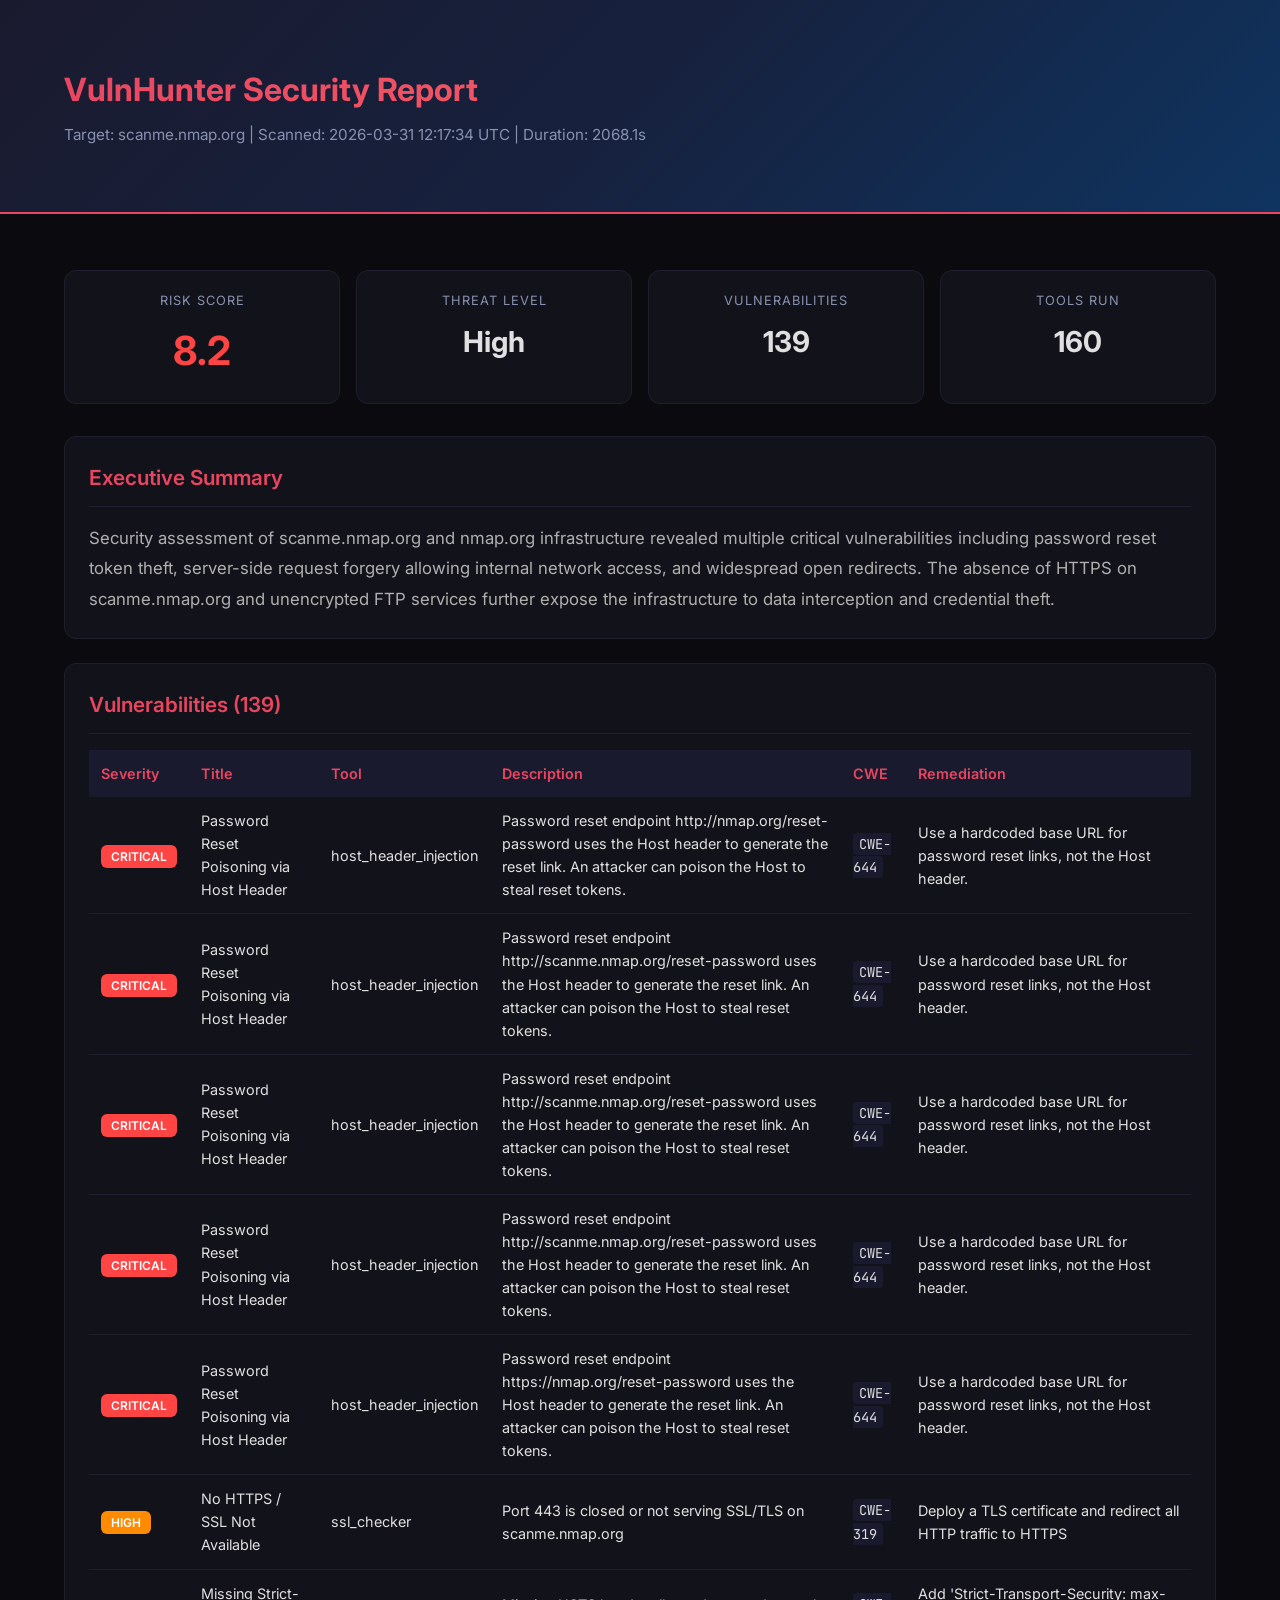
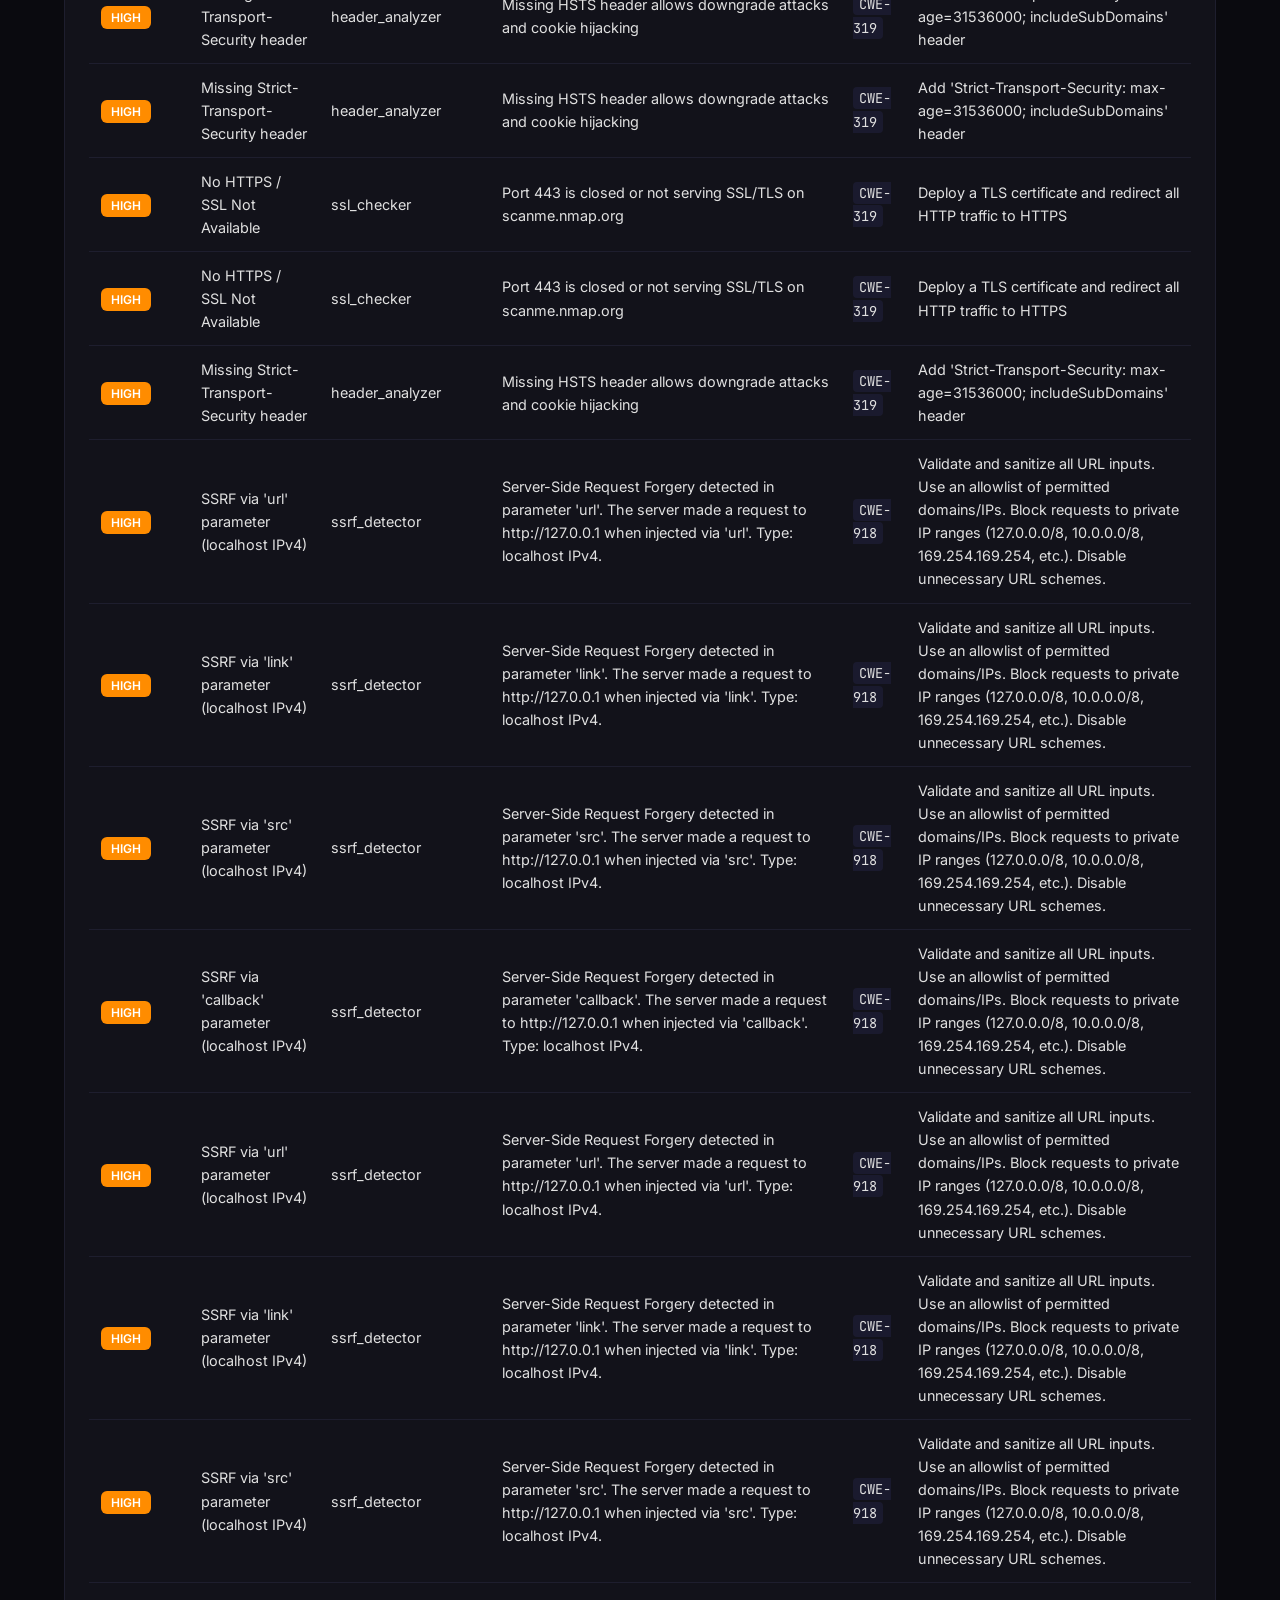
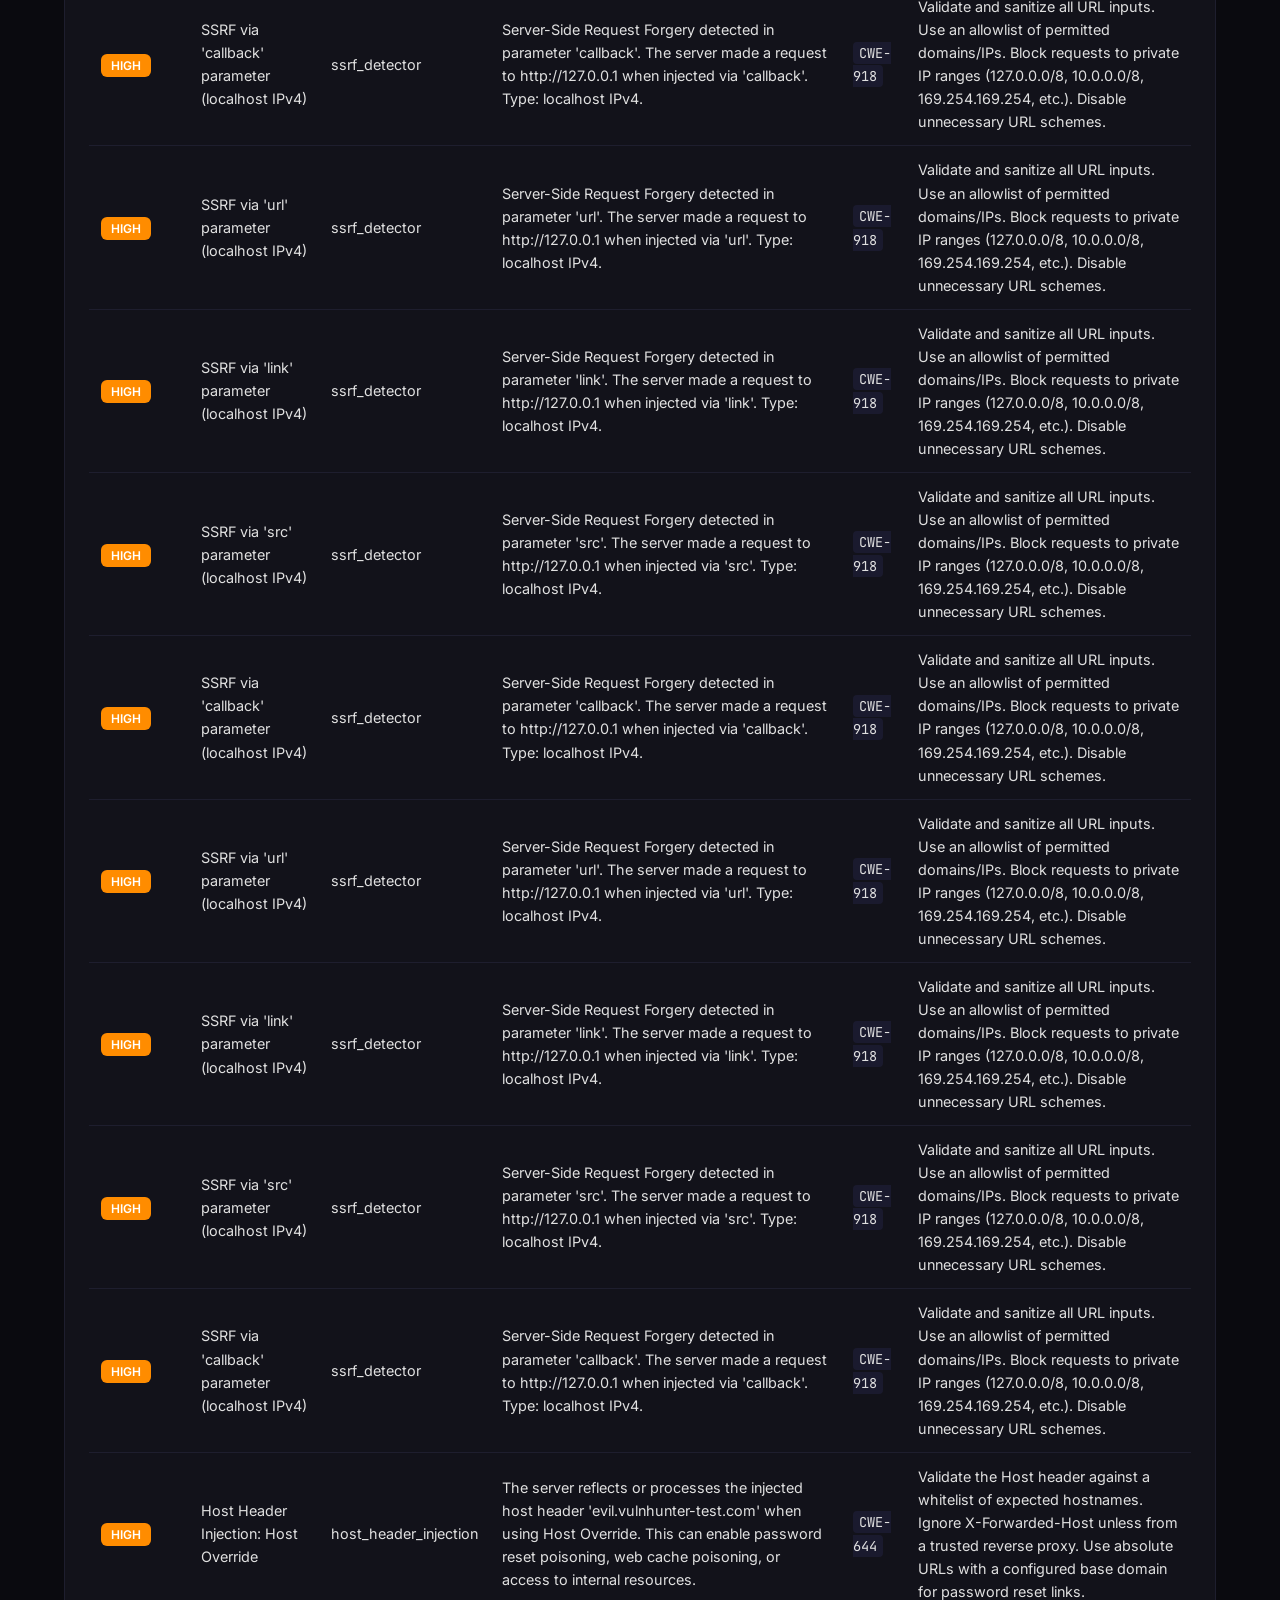
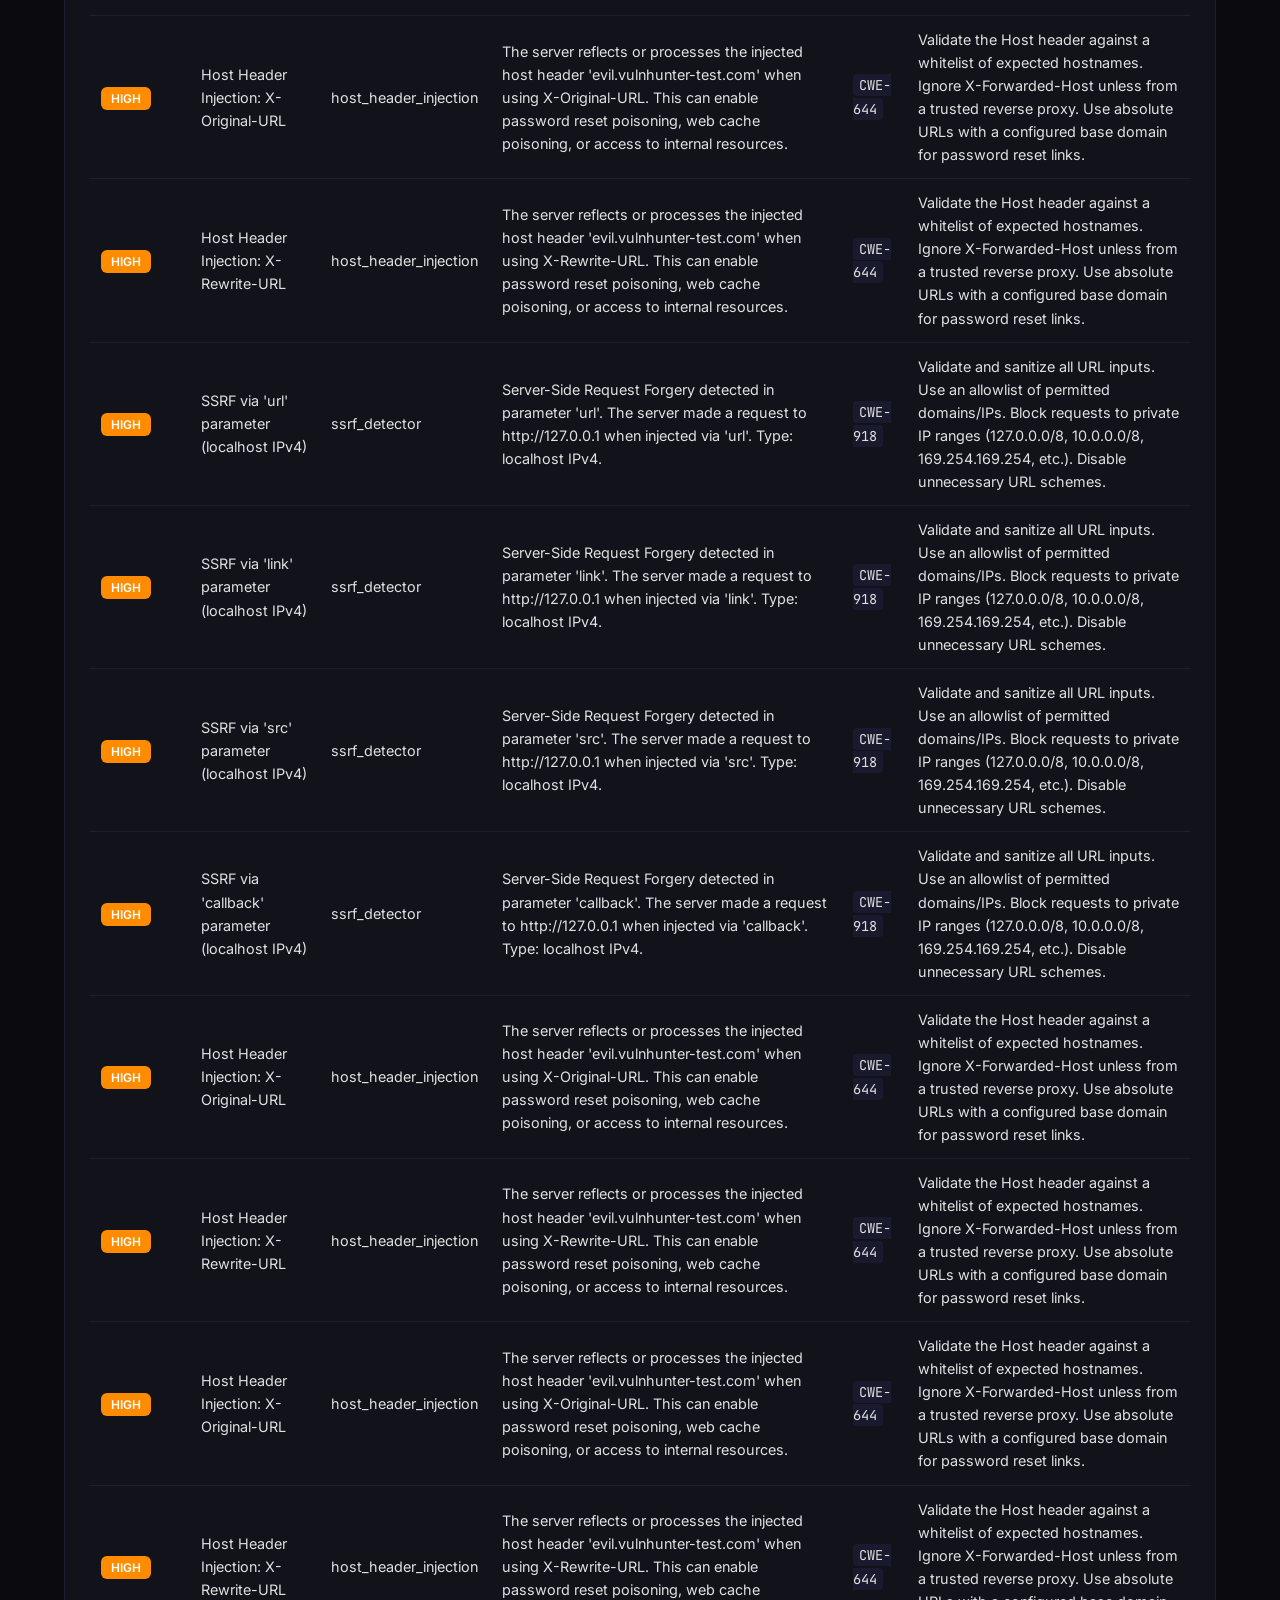
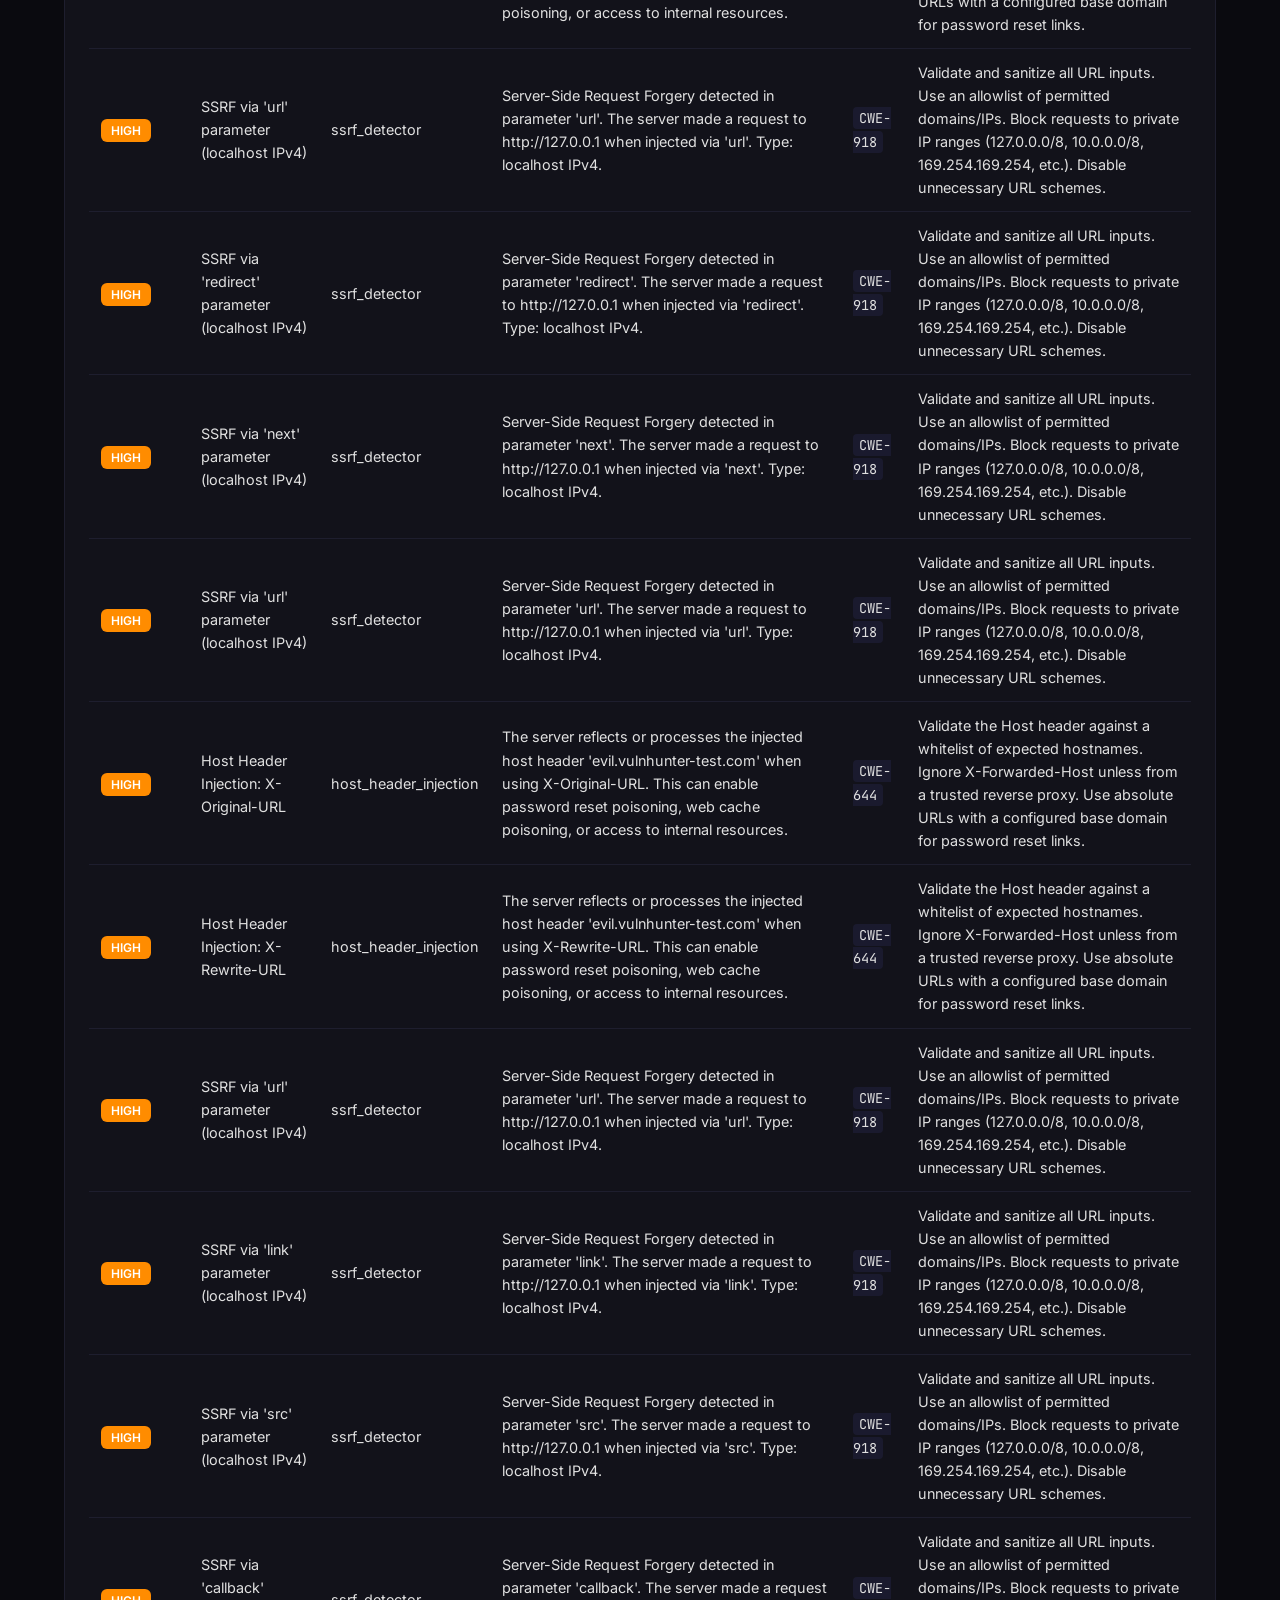
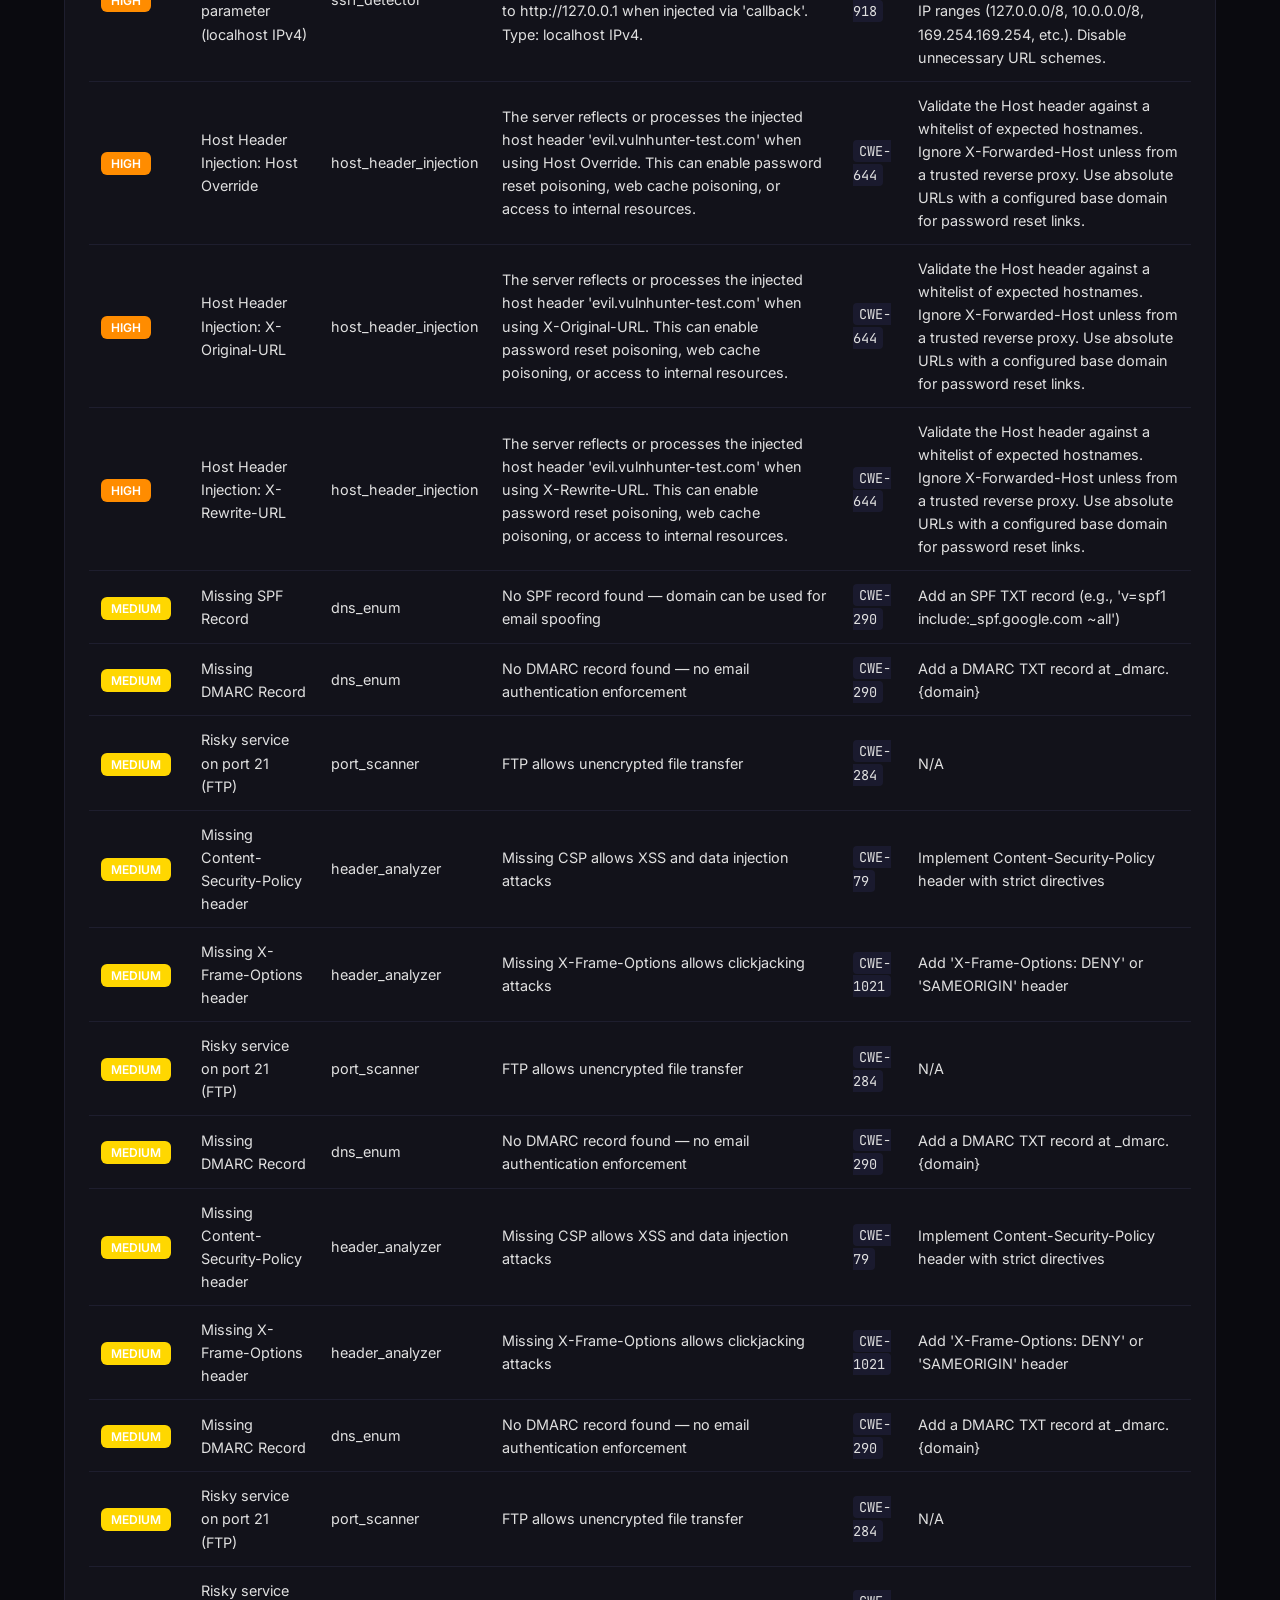
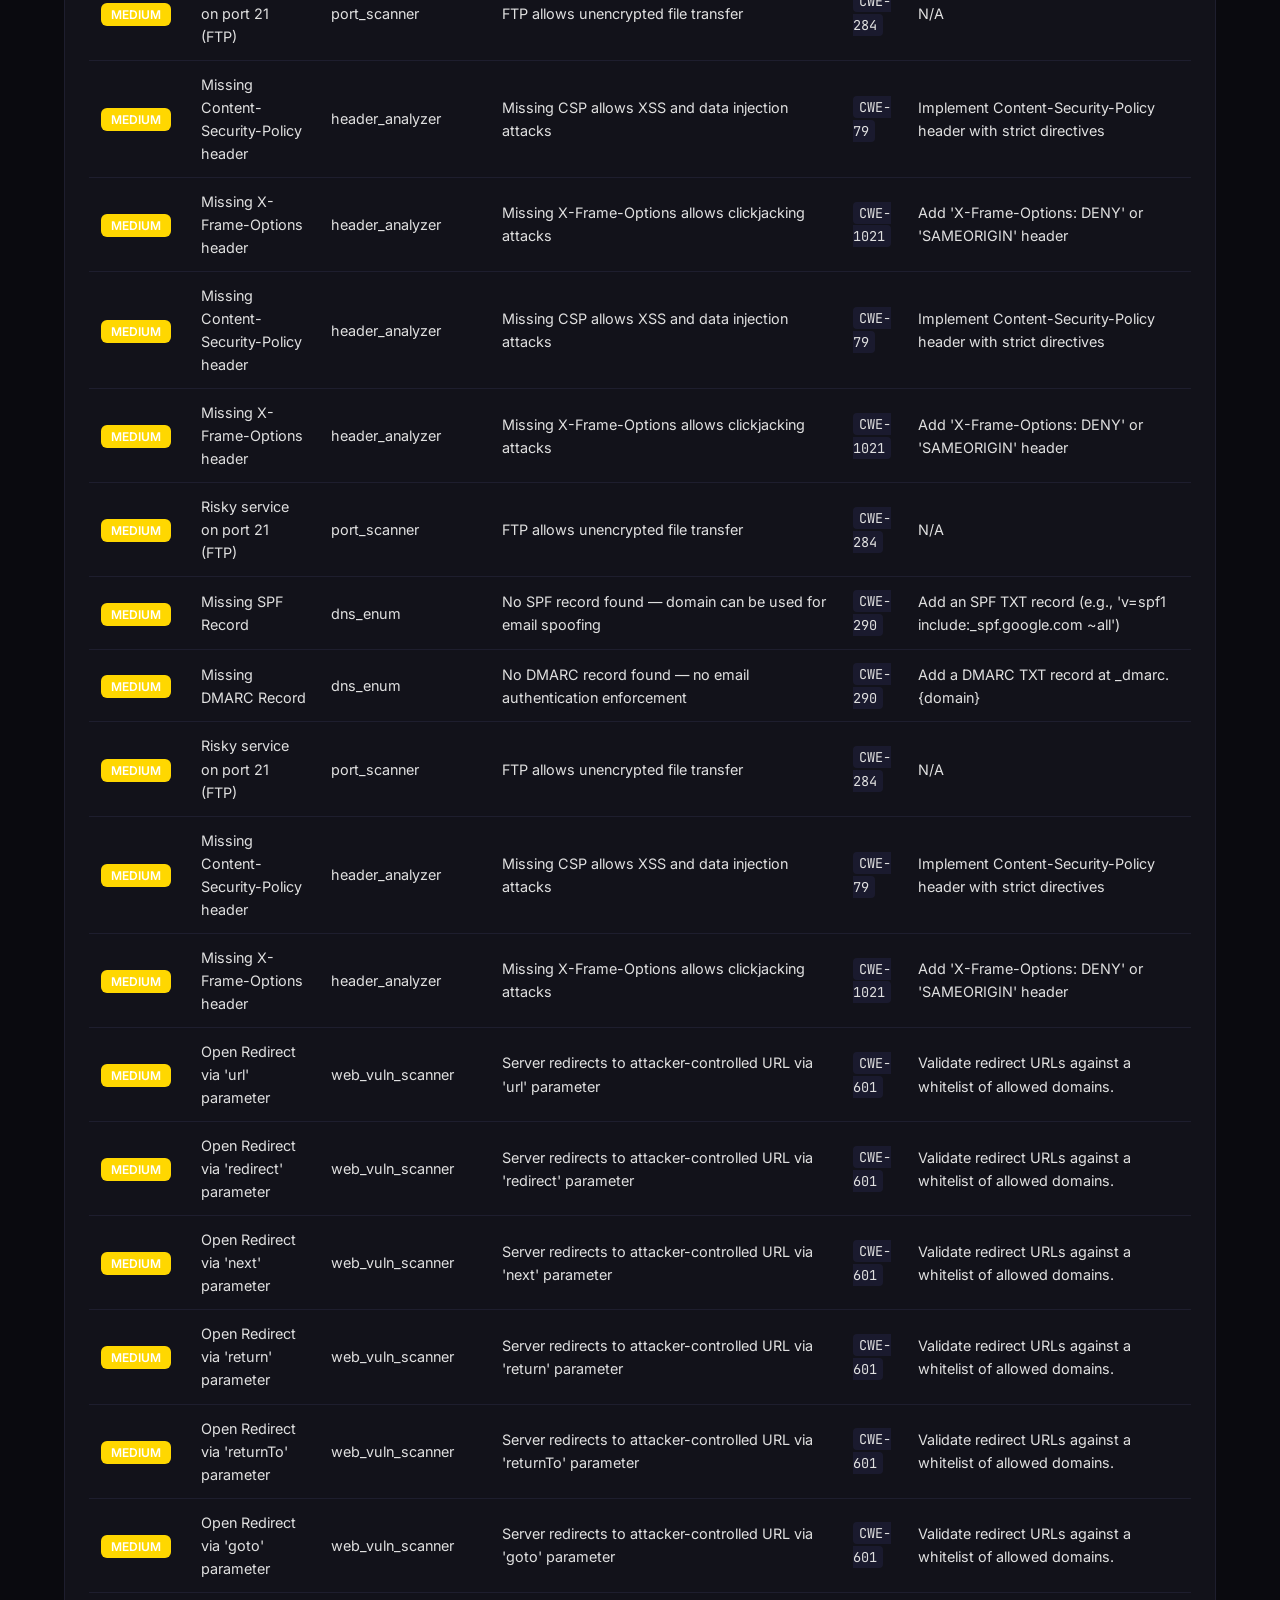
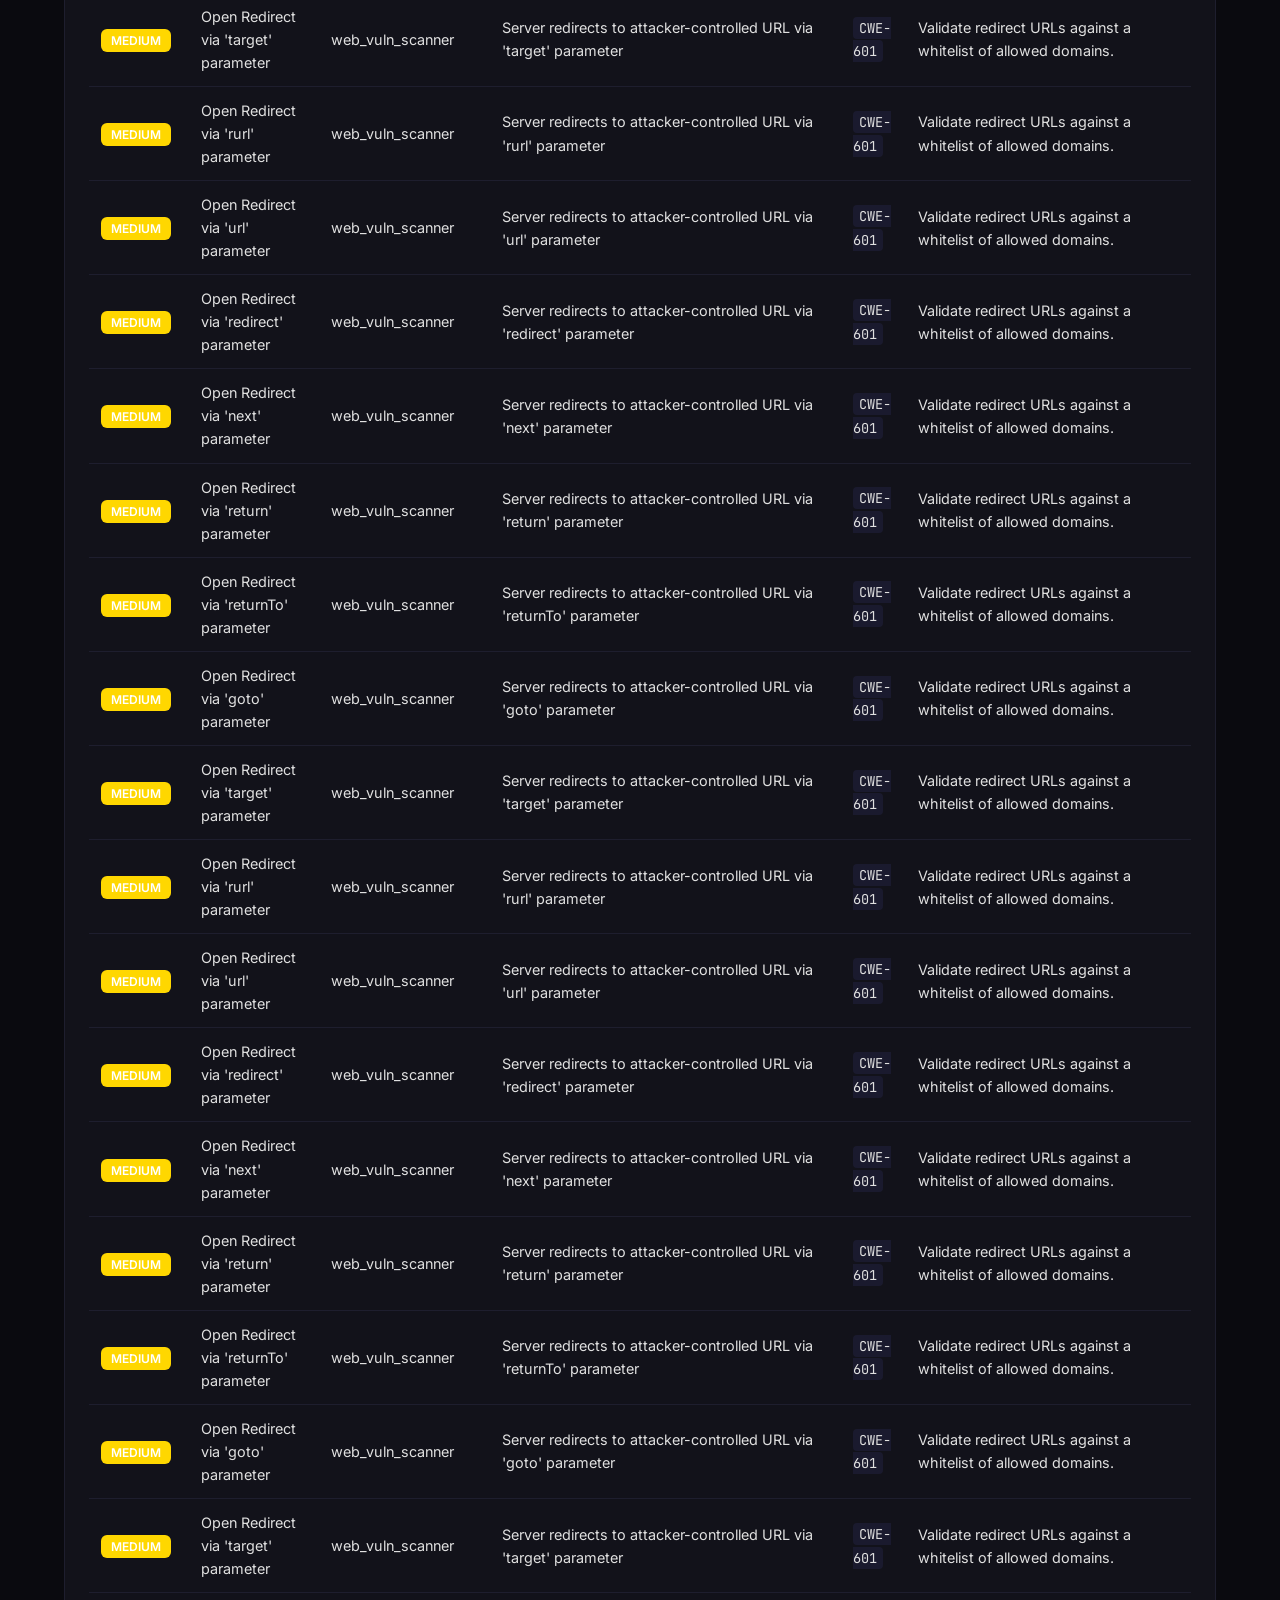
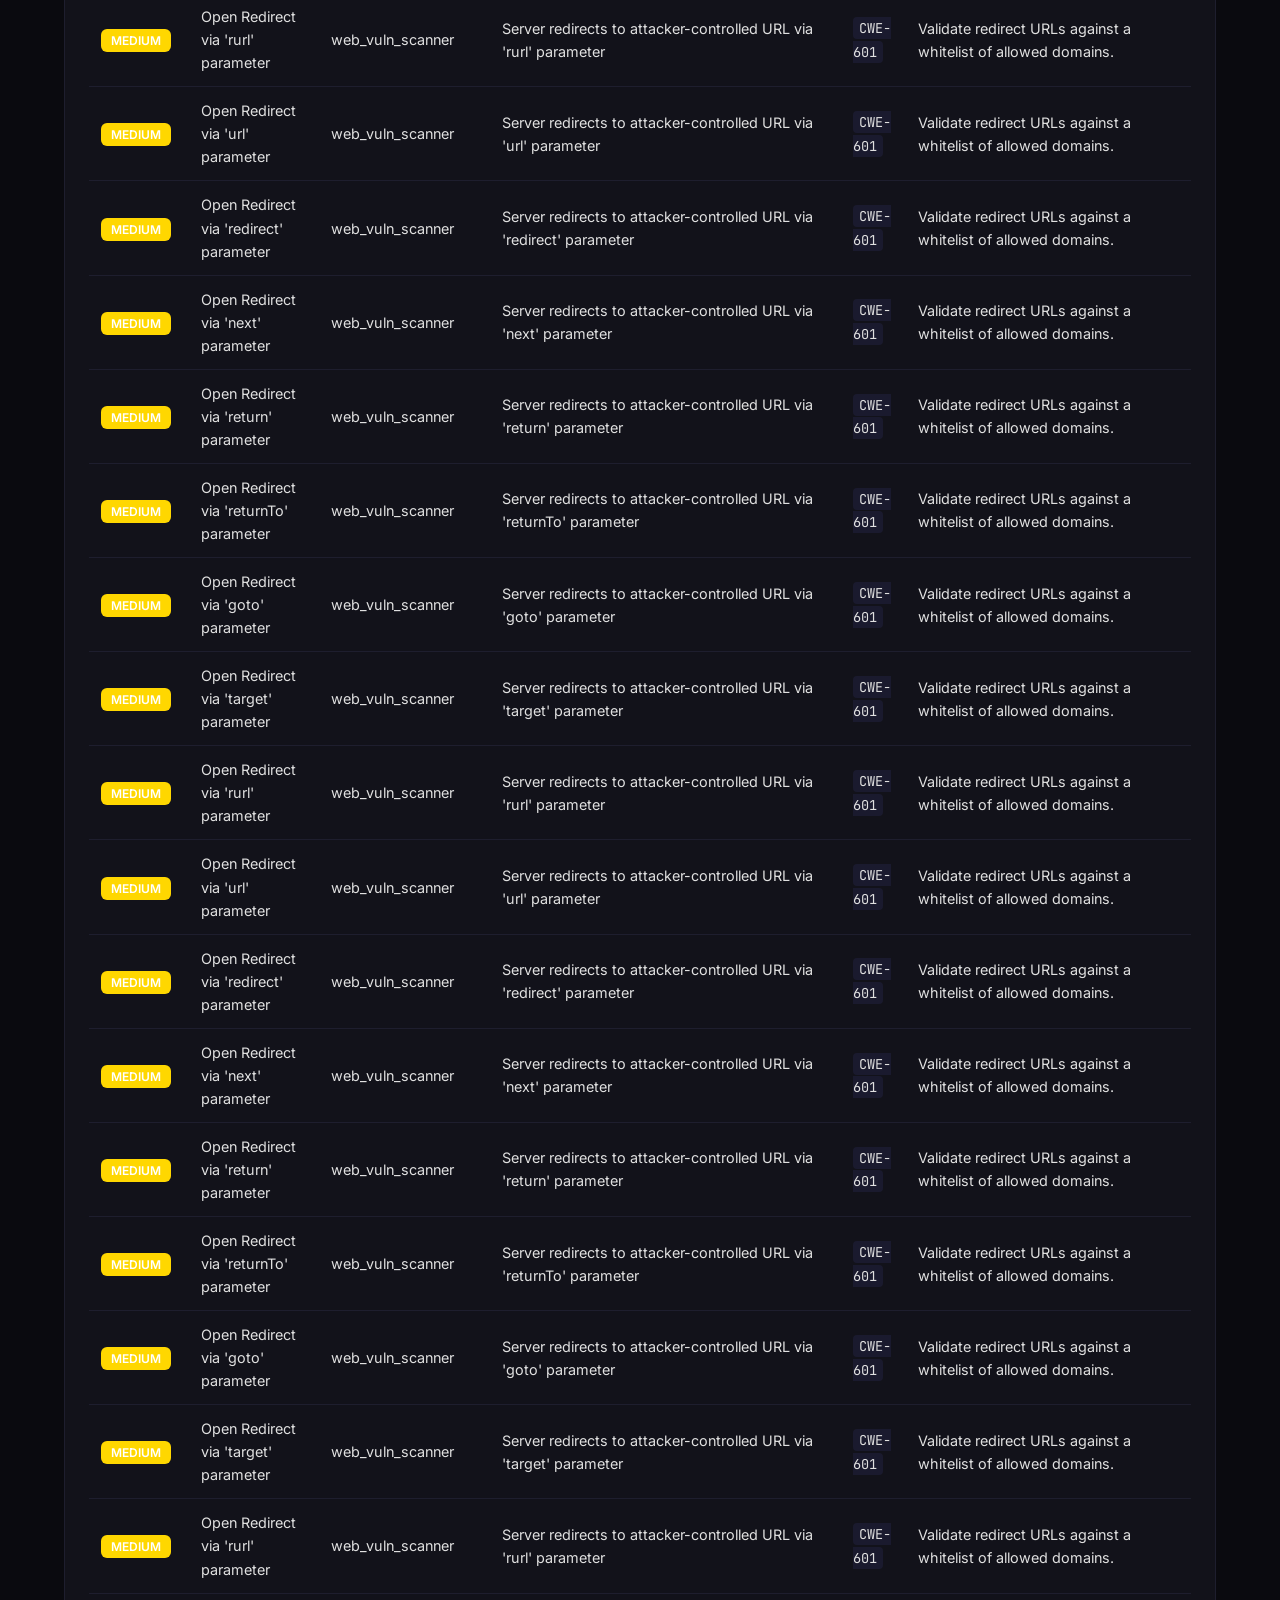
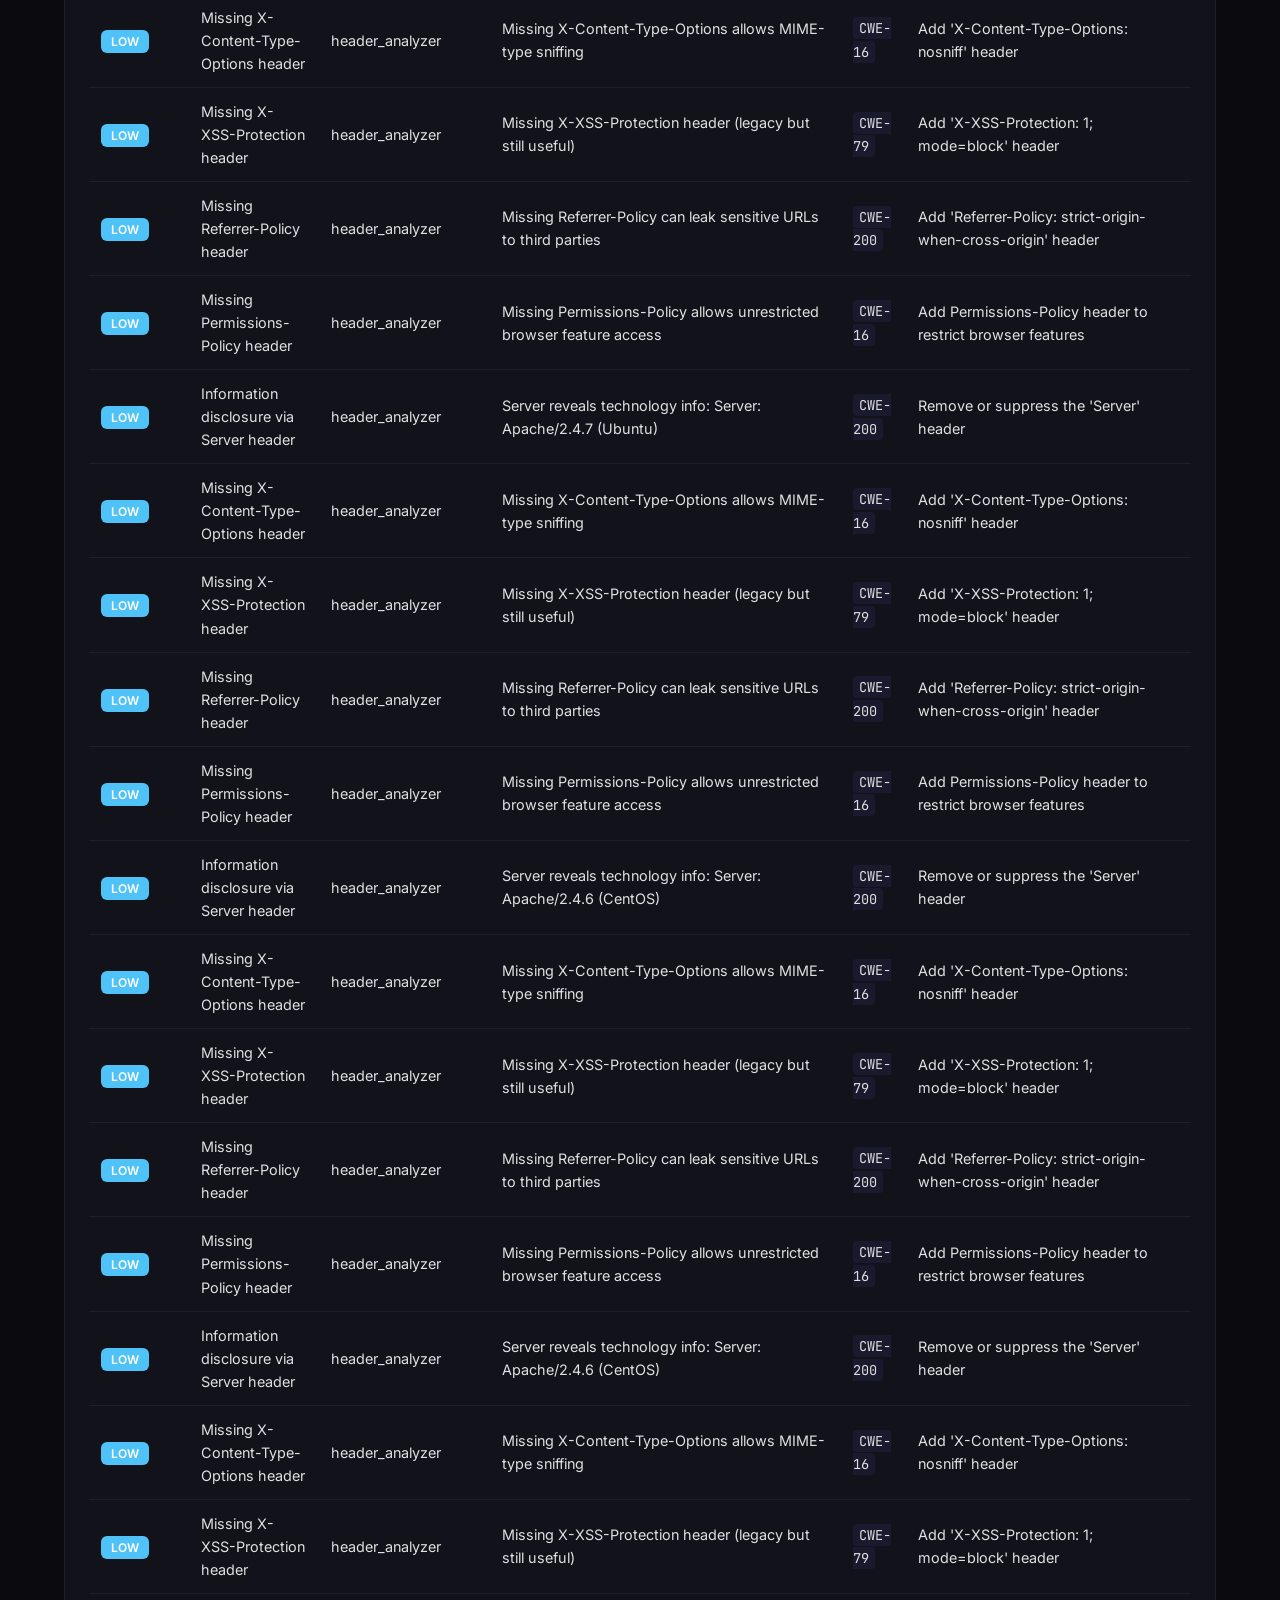
<file: docs/assets/vulnhunter_scanme.nmap.org_20260331_121734.html>
<!DOCTYPE html>
<html lang="en">
<head>
    <meta charset="UTF-8">
    <meta name="viewport" content="width=device-width, initial-scale=1.0">
    <title>VulnHunter Report — scanme.nmap.org</title>
    <style>
        @import url('https://fonts.googleapis.com/css2?family=Inter:wght@300;400;500;600;700&family=JetBrains+Mono:wght@400;500&display=swap');
        * { margin: 0; padding: 0; box-sizing: border-box; }
        body {
            font-family: 'Inter', sans-serif;
            background: #0a0a0f;
            color: #e0e0e0;
            line-height: 1.6;
        }
        .container { max-width: 1200px; margin: 0 auto; padding: 24px; }
        header {
            background: linear-gradient(135deg, #1a1a2e 0%, #16213e 50%, #0f3460 100%);
            padding: 40px 0;
            border-bottom: 2px solid #e94560;
            margin-bottom: 32px;
        }
        header h1 {
            font-size: 2rem;
            font-weight: 700;
            background: linear-gradient(135deg, #e94560, #ff6b6b);
            -webkit-background-clip: text;
            -webkit-text-fill-color: transparent;
            margin-bottom: 8px;
        }
        header .subtitle { color: #8892b0; font-size: 0.95rem; }
        .meta-grid {
            display: grid;
            grid-template-columns: repeat(auto-fit, minmax(200px, 1fr));
            gap: 16px;
            margin-bottom: 32px;
        }
        .meta-card {
            background: #12121a;
            border: 1px solid #1e1e2e;
            border-radius: 12px;
            padding: 20px;
            text-align: center;
        }
        .meta-card .label { font-size: 0.8rem; color: #8892b0; text-transform: uppercase; letter-spacing: 1px; }
        .meta-card .value { font-size: 1.8rem; font-weight: 700; margin-top: 8px; }
        .risk-score { color: #ff4444; font-size: 2.5rem !important; }
        .section {
            background: #12121a;
            border: 1px solid #1e1e2e;
            border-radius: 12px;
            padding: 24px;
            margin-bottom: 24px;
        }
        .section h2 {
            font-size: 1.3rem;
            font-weight: 600;
            margin-bottom: 16px;
            padding-bottom: 12px;
            border-bottom: 1px solid #1e1e2e;
            color: #e94560;
        }
        .summary-text { color: #b0b0b0; font-size: 1.05rem; line-height: 1.8; }
        table { width: 100%; border-collapse: collapse; font-size: 0.9rem; }
        th { background: #1a1a2e; color: #e94560; text-align: left; padding: 12px; font-weight: 600; }
        td { padding: 12px; border-bottom: 1px solid #1e1e2e; }
        tr:hover { background: #15152a; }
        .badge {
            padding: 4px 10px;
            border-radius: 6px;
            color: #fff;
            font-size: 0.75rem;
            font-weight: 600;
            text-transform: uppercase;
        }
        code { font-family: 'JetBrains Mono', monospace; background: #1a1a2e; padding: 2px 6px; border-radius: 4px; font-size: 0.85rem; }
        ol { padding-left: 24px; }
        ol li { margin-bottom: 8px; color: #b0b0b0; }
        .footer { text-align: center; color: #555; margin-top: 40px; font-size: 0.85rem; }
    </style>
</head>
<body>
    <header>
        <div class="container">
            <h1>VulnHunter Security Report</h1>
            <p class="subtitle">Target: scanme.nmap.org | Scanned: 2026-03-31 12:17:34 UTC | Duration: 2068.1s</p>
        </div>
    </header>

    <div class="container">
        <div class="meta-grid">
            <div class="meta-card">
                <div class="label">Risk Score</div>
                <div class="value risk-score">8.2</div>
            </div>
            <div class="meta-card">
                <div class="label">Threat Level</div>
                <div class="value">High</div>
            </div>
            <div class="meta-card">
                <div class="label">Vulnerabilities</div>
                <div class="value">139</div>
            </div>
            <div class="meta-card">
                <div class="label">Tools Run</div>
                <div class="value">160</div>
            </div>
        </div>

        <div class="section">
            <h2>Executive Summary</h2>
            <p class="summary-text">Security assessment of scanme.nmap.org and nmap.org infrastructure revealed multiple critical vulnerabilities including password reset token theft, server-side request forgery allowing internal network access, and widespread open redirects. The absence of HTTPS on scanme.nmap.org and unencrypted FTP services further expose the infrastructure to data interception and credential theft.</p>
        </div>

        <div class="section">
            <h2>Vulnerabilities (139)</h2>
            <table>
                <thead><tr><th>Severity</th><th>Title</th><th>Tool</th><th>Description</th><th>CWE</th><th>Remediation</th></tr></thead>
                <tbody>
        <tr>
            <td><span class="badge" style="background:#ff4444">CRITICAL</span></td>
            <td>Password Reset Poisoning via Host Header</td>
            <td>host_header_injection</td>
            <td>Password reset endpoint http://nmap.org/reset-password uses the Host header to generate the reset link. An attacker can poison the Host to steal reset tokens.</td>
            <td><code>CWE-644</code></td>
            <td>Use a hardcoded base URL for password reset links, not the Host header.</td>
        </tr>
        <tr>
            <td><span class="badge" style="background:#ff4444">CRITICAL</span></td>
            <td>Password Reset Poisoning via Host Header</td>
            <td>host_header_injection</td>
            <td>Password reset endpoint http://scanme.nmap.org/reset-password uses the Host header to generate the reset link. An attacker can poison the Host to steal reset tokens.</td>
            <td><code>CWE-644</code></td>
            <td>Use a hardcoded base URL for password reset links, not the Host header.</td>
        </tr>
        <tr>
            <td><span class="badge" style="background:#ff4444">CRITICAL</span></td>
            <td>Password Reset Poisoning via Host Header</td>
            <td>host_header_injection</td>
            <td>Password reset endpoint http://scanme.nmap.org/reset-password uses the Host header to generate the reset link. An attacker can poison the Host to steal reset tokens.</td>
            <td><code>CWE-644</code></td>
            <td>Use a hardcoded base URL for password reset links, not the Host header.</td>
        </tr>
        <tr>
            <td><span class="badge" style="background:#ff4444">CRITICAL</span></td>
            <td>Password Reset Poisoning via Host Header</td>
            <td>host_header_injection</td>
            <td>Password reset endpoint http://scanme.nmap.org/reset-password uses the Host header to generate the reset link. An attacker can poison the Host to steal reset tokens.</td>
            <td><code>CWE-644</code></td>
            <td>Use a hardcoded base URL for password reset links, not the Host header.</td>
        </tr>
        <tr>
            <td><span class="badge" style="background:#ff4444">CRITICAL</span></td>
            <td>Password Reset Poisoning via Host Header</td>
            <td>host_header_injection</td>
            <td>Password reset endpoint https://nmap.org/reset-password uses the Host header to generate the reset link. An attacker can poison the Host to steal reset tokens.</td>
            <td><code>CWE-644</code></td>
            <td>Use a hardcoded base URL for password reset links, not the Host header.</td>
        </tr>
        <tr>
            <td><span class="badge" style="background:#ff8c00">HIGH</span></td>
            <td>No HTTPS / SSL Not Available</td>
            <td>ssl_checker</td>
            <td>Port 443 is closed or not serving SSL/TLS on scanme.nmap.org</td>
            <td><code>CWE-319</code></td>
            <td>Deploy a TLS certificate and redirect all HTTP traffic to HTTPS</td>
        </tr>
        <tr>
            <td><span class="badge" style="background:#ff8c00">HIGH</span></td>
            <td>Missing Strict-Transport-Security header</td>
            <td>header_analyzer</td>
            <td>Missing HSTS header allows downgrade attacks and cookie hijacking</td>
            <td><code>CWE-319</code></td>
            <td>Add 'Strict-Transport-Security: max-age=31536000; includeSubDomains' header</td>
        </tr>
        <tr>
            <td><span class="badge" style="background:#ff8c00">HIGH</span></td>
            <td>Missing Strict-Transport-Security header</td>
            <td>header_analyzer</td>
            <td>Missing HSTS header allows downgrade attacks and cookie hijacking</td>
            <td><code>CWE-319</code></td>
            <td>Add 'Strict-Transport-Security: max-age=31536000; includeSubDomains' header</td>
        </tr>
        <tr>
            <td><span class="badge" style="background:#ff8c00">HIGH</span></td>
            <td>No HTTPS / SSL Not Available</td>
            <td>ssl_checker</td>
            <td>Port 443 is closed or not serving SSL/TLS on scanme.nmap.org</td>
            <td><code>CWE-319</code></td>
            <td>Deploy a TLS certificate and redirect all HTTP traffic to HTTPS</td>
        </tr>
        <tr>
            <td><span class="badge" style="background:#ff8c00">HIGH</span></td>
            <td>No HTTPS / SSL Not Available</td>
            <td>ssl_checker</td>
            <td>Port 443 is closed or not serving SSL/TLS on scanme.nmap.org</td>
            <td><code>CWE-319</code></td>
            <td>Deploy a TLS certificate and redirect all HTTP traffic to HTTPS</td>
        </tr>
        <tr>
            <td><span class="badge" style="background:#ff8c00">HIGH</span></td>
            <td>Missing Strict-Transport-Security header</td>
            <td>header_analyzer</td>
            <td>Missing HSTS header allows downgrade attacks and cookie hijacking</td>
            <td><code>CWE-319</code></td>
            <td>Add 'Strict-Transport-Security: max-age=31536000; includeSubDomains' header</td>
        </tr>
        <tr>
            <td><span class="badge" style="background:#ff8c00">HIGH</span></td>
            <td>SSRF via 'url' parameter (localhost IPv4)</td>
            <td>ssrf_detector</td>
            <td>Server-Side Request Forgery detected in parameter 'url'. The server made a request to http://127.0.0.1 when injected via 'url'. Type: localhost IPv4.</td>
            <td><code>CWE-918</code></td>
            <td>Validate and sanitize all URL inputs. Use an allowlist of permitted domains/IPs. Block requests to private IP ranges (127.0.0.0/8, 10.0.0.0/8, 169.254.169.254, etc.). Disable unnecessary URL schemes.</td>
        </tr>
        <tr>
            <td><span class="badge" style="background:#ff8c00">HIGH</span></td>
            <td>SSRF via 'link' parameter (localhost IPv4)</td>
            <td>ssrf_detector</td>
            <td>Server-Side Request Forgery detected in parameter 'link'. The server made a request to http://127.0.0.1 when injected via 'link'. Type: localhost IPv4.</td>
            <td><code>CWE-918</code></td>
            <td>Validate and sanitize all URL inputs. Use an allowlist of permitted domains/IPs. Block requests to private IP ranges (127.0.0.0/8, 10.0.0.0/8, 169.254.169.254, etc.). Disable unnecessary URL schemes.</td>
        </tr>
        <tr>
            <td><span class="badge" style="background:#ff8c00">HIGH</span></td>
            <td>SSRF via 'src' parameter (localhost IPv4)</td>
            <td>ssrf_detector</td>
            <td>Server-Side Request Forgery detected in parameter 'src'. The server made a request to http://127.0.0.1 when injected via 'src'. Type: localhost IPv4.</td>
            <td><code>CWE-918</code></td>
            <td>Validate and sanitize all URL inputs. Use an allowlist of permitted domains/IPs. Block requests to private IP ranges (127.0.0.0/8, 10.0.0.0/8, 169.254.169.254, etc.). Disable unnecessary URL schemes.</td>
        </tr>
        <tr>
            <td><span class="badge" style="background:#ff8c00">HIGH</span></td>
            <td>SSRF via 'callback' parameter (localhost IPv4)</td>
            <td>ssrf_detector</td>
            <td>Server-Side Request Forgery detected in parameter 'callback'. The server made a request to http://127.0.0.1 when injected via 'callback'. Type: localhost IPv4.</td>
            <td><code>CWE-918</code></td>
            <td>Validate and sanitize all URL inputs. Use an allowlist of permitted domains/IPs. Block requests to private IP ranges (127.0.0.0/8, 10.0.0.0/8, 169.254.169.254, etc.). Disable unnecessary URL schemes.</td>
        </tr>
        <tr>
            <td><span class="badge" style="background:#ff8c00">HIGH</span></td>
            <td>SSRF via 'url' parameter (localhost IPv4)</td>
            <td>ssrf_detector</td>
            <td>Server-Side Request Forgery detected in parameter 'url'. The server made a request to http://127.0.0.1 when injected via 'url'. Type: localhost IPv4.</td>
            <td><code>CWE-918</code></td>
            <td>Validate and sanitize all URL inputs. Use an allowlist of permitted domains/IPs. Block requests to private IP ranges (127.0.0.0/8, 10.0.0.0/8, 169.254.169.254, etc.). Disable unnecessary URL schemes.</td>
        </tr>
        <tr>
            <td><span class="badge" style="background:#ff8c00">HIGH</span></td>
            <td>SSRF via 'link' parameter (localhost IPv4)</td>
            <td>ssrf_detector</td>
            <td>Server-Side Request Forgery detected in parameter 'link'. The server made a request to http://127.0.0.1 when injected via 'link'. Type: localhost IPv4.</td>
            <td><code>CWE-918</code></td>
            <td>Validate and sanitize all URL inputs. Use an allowlist of permitted domains/IPs. Block requests to private IP ranges (127.0.0.0/8, 10.0.0.0/8, 169.254.169.254, etc.). Disable unnecessary URL schemes.</td>
        </tr>
        <tr>
            <td><span class="badge" style="background:#ff8c00">HIGH</span></td>
            <td>SSRF via 'src' parameter (localhost IPv4)</td>
            <td>ssrf_detector</td>
            <td>Server-Side Request Forgery detected in parameter 'src'. The server made a request to http://127.0.0.1 when injected via 'src'. Type: localhost IPv4.</td>
            <td><code>CWE-918</code></td>
            <td>Validate and sanitize all URL inputs. Use an allowlist of permitted domains/IPs. Block requests to private IP ranges (127.0.0.0/8, 10.0.0.0/8, 169.254.169.254, etc.). Disable unnecessary URL schemes.</td>
        </tr>
        <tr>
            <td><span class="badge" style="background:#ff8c00">HIGH</span></td>
            <td>SSRF via 'callback' parameter (localhost IPv4)</td>
            <td>ssrf_detector</td>
            <td>Server-Side Request Forgery detected in parameter 'callback'. The server made a request to http://127.0.0.1 when injected via 'callback'. Type: localhost IPv4.</td>
            <td><code>CWE-918</code></td>
            <td>Validate and sanitize all URL inputs. Use an allowlist of permitted domains/IPs. Block requests to private IP ranges (127.0.0.0/8, 10.0.0.0/8, 169.254.169.254, etc.). Disable unnecessary URL schemes.</td>
        </tr>
        <tr>
            <td><span class="badge" style="background:#ff8c00">HIGH</span></td>
            <td>SSRF via 'url' parameter (localhost IPv4)</td>
            <td>ssrf_detector</td>
            <td>Server-Side Request Forgery detected in parameter 'url'. The server made a request to http://127.0.0.1 when injected via 'url'. Type: localhost IPv4.</td>
            <td><code>CWE-918</code></td>
            <td>Validate and sanitize all URL inputs. Use an allowlist of permitted domains/IPs. Block requests to private IP ranges (127.0.0.0/8, 10.0.0.0/8, 169.254.169.254, etc.). Disable unnecessary URL schemes.</td>
        </tr>
        <tr>
            <td><span class="badge" style="background:#ff8c00">HIGH</span></td>
            <td>SSRF via 'link' parameter (localhost IPv4)</td>
            <td>ssrf_detector</td>
            <td>Server-Side Request Forgery detected in parameter 'link'. The server made a request to http://127.0.0.1 when injected via 'link'. Type: localhost IPv4.</td>
            <td><code>CWE-918</code></td>
            <td>Validate and sanitize all URL inputs. Use an allowlist of permitted domains/IPs. Block requests to private IP ranges (127.0.0.0/8, 10.0.0.0/8, 169.254.169.254, etc.). Disable unnecessary URL schemes.</td>
        </tr>
        <tr>
            <td><span class="badge" style="background:#ff8c00">HIGH</span></td>
            <td>SSRF via 'src' parameter (localhost IPv4)</td>
            <td>ssrf_detector</td>
            <td>Server-Side Request Forgery detected in parameter 'src'. The server made a request to http://127.0.0.1 when injected via 'src'. Type: localhost IPv4.</td>
            <td><code>CWE-918</code></td>
            <td>Validate and sanitize all URL inputs. Use an allowlist of permitted domains/IPs. Block requests to private IP ranges (127.0.0.0/8, 10.0.0.0/8, 169.254.169.254, etc.). Disable unnecessary URL schemes.</td>
        </tr>
        <tr>
            <td><span class="badge" style="background:#ff8c00">HIGH</span></td>
            <td>SSRF via 'callback' parameter (localhost IPv4)</td>
            <td>ssrf_detector</td>
            <td>Server-Side Request Forgery detected in parameter 'callback'. The server made a request to http://127.0.0.1 when injected via 'callback'. Type: localhost IPv4.</td>
            <td><code>CWE-918</code></td>
            <td>Validate and sanitize all URL inputs. Use an allowlist of permitted domains/IPs. Block requests to private IP ranges (127.0.0.0/8, 10.0.0.0/8, 169.254.169.254, etc.). Disable unnecessary URL schemes.</td>
        </tr>
        <tr>
            <td><span class="badge" style="background:#ff8c00">HIGH</span></td>
            <td>SSRF via 'url' parameter (localhost IPv4)</td>
            <td>ssrf_detector</td>
            <td>Server-Side Request Forgery detected in parameter 'url'. The server made a request to http://127.0.0.1 when injected via 'url'. Type: localhost IPv4.</td>
            <td><code>CWE-918</code></td>
            <td>Validate and sanitize all URL inputs. Use an allowlist of permitted domains/IPs. Block requests to private IP ranges (127.0.0.0/8, 10.0.0.0/8, 169.254.169.254, etc.). Disable unnecessary URL schemes.</td>
        </tr>
        <tr>
            <td><span class="badge" style="background:#ff8c00">HIGH</span></td>
            <td>SSRF via 'link' parameter (localhost IPv4)</td>
            <td>ssrf_detector</td>
            <td>Server-Side Request Forgery detected in parameter 'link'. The server made a request to http://127.0.0.1 when injected via 'link'. Type: localhost IPv4.</td>
            <td><code>CWE-918</code></td>
            <td>Validate and sanitize all URL inputs. Use an allowlist of permitted domains/IPs. Block requests to private IP ranges (127.0.0.0/8, 10.0.0.0/8, 169.254.169.254, etc.). Disable unnecessary URL schemes.</td>
        </tr>
        <tr>
            <td><span class="badge" style="background:#ff8c00">HIGH</span></td>
            <td>SSRF via 'src' parameter (localhost IPv4)</td>
            <td>ssrf_detector</td>
            <td>Server-Side Request Forgery detected in parameter 'src'. The server made a request to http://127.0.0.1 when injected via 'src'. Type: localhost IPv4.</td>
            <td><code>CWE-918</code></td>
            <td>Validate and sanitize all URL inputs. Use an allowlist of permitted domains/IPs. Block requests to private IP ranges (127.0.0.0/8, 10.0.0.0/8, 169.254.169.254, etc.). Disable unnecessary URL schemes.</td>
        </tr>
        <tr>
            <td><span class="badge" style="background:#ff8c00">HIGH</span></td>
            <td>SSRF via 'callback' parameter (localhost IPv4)</td>
            <td>ssrf_detector</td>
            <td>Server-Side Request Forgery detected in parameter 'callback'. The server made a request to http://127.0.0.1 when injected via 'callback'. Type: localhost IPv4.</td>
            <td><code>CWE-918</code></td>
            <td>Validate and sanitize all URL inputs. Use an allowlist of permitted domains/IPs. Block requests to private IP ranges (127.0.0.0/8, 10.0.0.0/8, 169.254.169.254, etc.). Disable unnecessary URL schemes.</td>
        </tr>
        <tr>
            <td><span class="badge" style="background:#ff8c00">HIGH</span></td>
            <td>Host Header Injection: Host Override</td>
            <td>host_header_injection</td>
            <td>The server reflects or processes the injected host header 'evil.vulnhunter-test.com' when using Host Override. This can enable password reset poisoning, web cache poisoning, or access to internal resources.</td>
            <td><code>CWE-644</code></td>
            <td>Validate the Host header against a whitelist of expected hostnames. Ignore X-Forwarded-Host unless from a trusted reverse proxy. Use absolute URLs with a configured base domain for password reset links.</td>
        </tr>
        <tr>
            <td><span class="badge" style="background:#ff8c00">HIGH</span></td>
            <td>Host Header Injection: X-Original-URL</td>
            <td>host_header_injection</td>
            <td>The server reflects or processes the injected host header 'evil.vulnhunter-test.com' when using X-Original-URL. This can enable password reset poisoning, web cache poisoning, or access to internal resources.</td>
            <td><code>CWE-644</code></td>
            <td>Validate the Host header against a whitelist of expected hostnames. Ignore X-Forwarded-Host unless from a trusted reverse proxy. Use absolute URLs with a configured base domain for password reset links.</td>
        </tr>
        <tr>
            <td><span class="badge" style="background:#ff8c00">HIGH</span></td>
            <td>Host Header Injection: X-Rewrite-URL</td>
            <td>host_header_injection</td>
            <td>The server reflects or processes the injected host header 'evil.vulnhunter-test.com' when using X-Rewrite-URL. This can enable password reset poisoning, web cache poisoning, or access to internal resources.</td>
            <td><code>CWE-644</code></td>
            <td>Validate the Host header against a whitelist of expected hostnames. Ignore X-Forwarded-Host unless from a trusted reverse proxy. Use absolute URLs with a configured base domain for password reset links.</td>
        </tr>
        <tr>
            <td><span class="badge" style="background:#ff8c00">HIGH</span></td>
            <td>SSRF via 'url' parameter (localhost IPv4)</td>
            <td>ssrf_detector</td>
            <td>Server-Side Request Forgery detected in parameter 'url'. The server made a request to http://127.0.0.1 when injected via 'url'. Type: localhost IPv4.</td>
            <td><code>CWE-918</code></td>
            <td>Validate and sanitize all URL inputs. Use an allowlist of permitted domains/IPs. Block requests to private IP ranges (127.0.0.0/8, 10.0.0.0/8, 169.254.169.254, etc.). Disable unnecessary URL schemes.</td>
        </tr>
        <tr>
            <td><span class="badge" style="background:#ff8c00">HIGH</span></td>
            <td>SSRF via 'link' parameter (localhost IPv4)</td>
            <td>ssrf_detector</td>
            <td>Server-Side Request Forgery detected in parameter 'link'. The server made a request to http://127.0.0.1 when injected via 'link'. Type: localhost IPv4.</td>
            <td><code>CWE-918</code></td>
            <td>Validate and sanitize all URL inputs. Use an allowlist of permitted domains/IPs. Block requests to private IP ranges (127.0.0.0/8, 10.0.0.0/8, 169.254.169.254, etc.). Disable unnecessary URL schemes.</td>
        </tr>
        <tr>
            <td><span class="badge" style="background:#ff8c00">HIGH</span></td>
            <td>SSRF via 'src' parameter (localhost IPv4)</td>
            <td>ssrf_detector</td>
            <td>Server-Side Request Forgery detected in parameter 'src'. The server made a request to http://127.0.0.1 when injected via 'src'. Type: localhost IPv4.</td>
            <td><code>CWE-918</code></td>
            <td>Validate and sanitize all URL inputs. Use an allowlist of permitted domains/IPs. Block requests to private IP ranges (127.0.0.0/8, 10.0.0.0/8, 169.254.169.254, etc.). Disable unnecessary URL schemes.</td>
        </tr>
        <tr>
            <td><span class="badge" style="background:#ff8c00">HIGH</span></td>
            <td>SSRF via 'callback' parameter (localhost IPv4)</td>
            <td>ssrf_detector</td>
            <td>Server-Side Request Forgery detected in parameter 'callback'. The server made a request to http://127.0.0.1 when injected via 'callback'. Type: localhost IPv4.</td>
            <td><code>CWE-918</code></td>
            <td>Validate and sanitize all URL inputs. Use an allowlist of permitted domains/IPs. Block requests to private IP ranges (127.0.0.0/8, 10.0.0.0/8, 169.254.169.254, etc.). Disable unnecessary URL schemes.</td>
        </tr>
        <tr>
            <td><span class="badge" style="background:#ff8c00">HIGH</span></td>
            <td>Host Header Injection: X-Original-URL</td>
            <td>host_header_injection</td>
            <td>The server reflects or processes the injected host header 'evil.vulnhunter-test.com' when using X-Original-URL. This can enable password reset poisoning, web cache poisoning, or access to internal resources.</td>
            <td><code>CWE-644</code></td>
            <td>Validate the Host header against a whitelist of expected hostnames. Ignore X-Forwarded-Host unless from a trusted reverse proxy. Use absolute URLs with a configured base domain for password reset links.</td>
        </tr>
        <tr>
            <td><span class="badge" style="background:#ff8c00">HIGH</span></td>
            <td>Host Header Injection: X-Rewrite-URL</td>
            <td>host_header_injection</td>
            <td>The server reflects or processes the injected host header 'evil.vulnhunter-test.com' when using X-Rewrite-URL. This can enable password reset poisoning, web cache poisoning, or access to internal resources.</td>
            <td><code>CWE-644</code></td>
            <td>Validate the Host header against a whitelist of expected hostnames. Ignore X-Forwarded-Host unless from a trusted reverse proxy. Use absolute URLs with a configured base domain for password reset links.</td>
        </tr>
        <tr>
            <td><span class="badge" style="background:#ff8c00">HIGH</span></td>
            <td>Host Header Injection: X-Original-URL</td>
            <td>host_header_injection</td>
            <td>The server reflects or processes the injected host header 'evil.vulnhunter-test.com' when using X-Original-URL. This can enable password reset poisoning, web cache poisoning, or access to internal resources.</td>
            <td><code>CWE-644</code></td>
            <td>Validate the Host header against a whitelist of expected hostnames. Ignore X-Forwarded-Host unless from a trusted reverse proxy. Use absolute URLs with a configured base domain for password reset links.</td>
        </tr>
        <tr>
            <td><span class="badge" style="background:#ff8c00">HIGH</span></td>
            <td>Host Header Injection: X-Rewrite-URL</td>
            <td>host_header_injection</td>
            <td>The server reflects or processes the injected host header 'evil.vulnhunter-test.com' when using X-Rewrite-URL. This can enable password reset poisoning, web cache poisoning, or access to internal resources.</td>
            <td><code>CWE-644</code></td>
            <td>Validate the Host header against a whitelist of expected hostnames. Ignore X-Forwarded-Host unless from a trusted reverse proxy. Use absolute URLs with a configured base domain for password reset links.</td>
        </tr>
        <tr>
            <td><span class="badge" style="background:#ff8c00">HIGH</span></td>
            <td>SSRF via 'url' parameter (localhost IPv4)</td>
            <td>ssrf_detector</td>
            <td>Server-Side Request Forgery detected in parameter 'url'. The server made a request to http://127.0.0.1 when injected via 'url'. Type: localhost IPv4.</td>
            <td><code>CWE-918</code></td>
            <td>Validate and sanitize all URL inputs. Use an allowlist of permitted domains/IPs. Block requests to private IP ranges (127.0.0.0/8, 10.0.0.0/8, 169.254.169.254, etc.). Disable unnecessary URL schemes.</td>
        </tr>
        <tr>
            <td><span class="badge" style="background:#ff8c00">HIGH</span></td>
            <td>SSRF via 'redirect' parameter (localhost IPv4)</td>
            <td>ssrf_detector</td>
            <td>Server-Side Request Forgery detected in parameter 'redirect'. The server made a request to http://127.0.0.1 when injected via 'redirect'. Type: localhost IPv4.</td>
            <td><code>CWE-918</code></td>
            <td>Validate and sanitize all URL inputs. Use an allowlist of permitted domains/IPs. Block requests to private IP ranges (127.0.0.0/8, 10.0.0.0/8, 169.254.169.254, etc.). Disable unnecessary URL schemes.</td>
        </tr>
        <tr>
            <td><span class="badge" style="background:#ff8c00">HIGH</span></td>
            <td>SSRF via 'next' parameter (localhost IPv4)</td>
            <td>ssrf_detector</td>
            <td>Server-Side Request Forgery detected in parameter 'next'. The server made a request to http://127.0.0.1 when injected via 'next'. Type: localhost IPv4.</td>
            <td><code>CWE-918</code></td>
            <td>Validate and sanitize all URL inputs. Use an allowlist of permitted domains/IPs. Block requests to private IP ranges (127.0.0.0/8, 10.0.0.0/8, 169.254.169.254, etc.). Disable unnecessary URL schemes.</td>
        </tr>
        <tr>
            <td><span class="badge" style="background:#ff8c00">HIGH</span></td>
            <td>SSRF via 'url' parameter (localhost IPv4)</td>
            <td>ssrf_detector</td>
            <td>Server-Side Request Forgery detected in parameter 'url'. The server made a request to http://127.0.0.1 when injected via 'url'. Type: localhost IPv4.</td>
            <td><code>CWE-918</code></td>
            <td>Validate and sanitize all URL inputs. Use an allowlist of permitted domains/IPs. Block requests to private IP ranges (127.0.0.0/8, 10.0.0.0/8, 169.254.169.254, etc.). Disable unnecessary URL schemes.</td>
        </tr>
        <tr>
            <td><span class="badge" style="background:#ff8c00">HIGH</span></td>
            <td>Host Header Injection: X-Original-URL</td>
            <td>host_header_injection</td>
            <td>The server reflects or processes the injected host header 'evil.vulnhunter-test.com' when using X-Original-URL. This can enable password reset poisoning, web cache poisoning, or access to internal resources.</td>
            <td><code>CWE-644</code></td>
            <td>Validate the Host header against a whitelist of expected hostnames. Ignore X-Forwarded-Host unless from a trusted reverse proxy. Use absolute URLs with a configured base domain for password reset links.</td>
        </tr>
        <tr>
            <td><span class="badge" style="background:#ff8c00">HIGH</span></td>
            <td>Host Header Injection: X-Rewrite-URL</td>
            <td>host_header_injection</td>
            <td>The server reflects or processes the injected host header 'evil.vulnhunter-test.com' when using X-Rewrite-URL. This can enable password reset poisoning, web cache poisoning, or access to internal resources.</td>
            <td><code>CWE-644</code></td>
            <td>Validate the Host header against a whitelist of expected hostnames. Ignore X-Forwarded-Host unless from a trusted reverse proxy. Use absolute URLs with a configured base domain for password reset links.</td>
        </tr>
        <tr>
            <td><span class="badge" style="background:#ff8c00">HIGH</span></td>
            <td>SSRF via 'url' parameter (localhost IPv4)</td>
            <td>ssrf_detector</td>
            <td>Server-Side Request Forgery detected in parameter 'url'. The server made a request to http://127.0.0.1 when injected via 'url'. Type: localhost IPv4.</td>
            <td><code>CWE-918</code></td>
            <td>Validate and sanitize all URL inputs. Use an allowlist of permitted domains/IPs. Block requests to private IP ranges (127.0.0.0/8, 10.0.0.0/8, 169.254.169.254, etc.). Disable unnecessary URL schemes.</td>
        </tr>
        <tr>
            <td><span class="badge" style="background:#ff8c00">HIGH</span></td>
            <td>SSRF via 'link' parameter (localhost IPv4)</td>
            <td>ssrf_detector</td>
            <td>Server-Side Request Forgery detected in parameter 'link'. The server made a request to http://127.0.0.1 when injected via 'link'. Type: localhost IPv4.</td>
            <td><code>CWE-918</code></td>
            <td>Validate and sanitize all URL inputs. Use an allowlist of permitted domains/IPs. Block requests to private IP ranges (127.0.0.0/8, 10.0.0.0/8, 169.254.169.254, etc.). Disable unnecessary URL schemes.</td>
        </tr>
        <tr>
            <td><span class="badge" style="background:#ff8c00">HIGH</span></td>
            <td>SSRF via 'src' parameter (localhost IPv4)</td>
            <td>ssrf_detector</td>
            <td>Server-Side Request Forgery detected in parameter 'src'. The server made a request to http://127.0.0.1 when injected via 'src'. Type: localhost IPv4.</td>
            <td><code>CWE-918</code></td>
            <td>Validate and sanitize all URL inputs. Use an allowlist of permitted domains/IPs. Block requests to private IP ranges (127.0.0.0/8, 10.0.0.0/8, 169.254.169.254, etc.). Disable unnecessary URL schemes.</td>
        </tr>
        <tr>
            <td><span class="badge" style="background:#ff8c00">HIGH</span></td>
            <td>SSRF via 'callback' parameter (localhost IPv4)</td>
            <td>ssrf_detector</td>
            <td>Server-Side Request Forgery detected in parameter 'callback'. The server made a request to http://127.0.0.1 when injected via 'callback'. Type: localhost IPv4.</td>
            <td><code>CWE-918</code></td>
            <td>Validate and sanitize all URL inputs. Use an allowlist of permitted domains/IPs. Block requests to private IP ranges (127.0.0.0/8, 10.0.0.0/8, 169.254.169.254, etc.). Disable unnecessary URL schemes.</td>
        </tr>
        <tr>
            <td><span class="badge" style="background:#ff8c00">HIGH</span></td>
            <td>Host Header Injection: Host Override</td>
            <td>host_header_injection</td>
            <td>The server reflects or processes the injected host header 'evil.vulnhunter-test.com' when using Host Override. This can enable password reset poisoning, web cache poisoning, or access to internal resources.</td>
            <td><code>CWE-644</code></td>
            <td>Validate the Host header against a whitelist of expected hostnames. Ignore X-Forwarded-Host unless from a trusted reverse proxy. Use absolute URLs with a configured base domain for password reset links.</td>
        </tr>
        <tr>
            <td><span class="badge" style="background:#ff8c00">HIGH</span></td>
            <td>Host Header Injection: X-Original-URL</td>
            <td>host_header_injection</td>
            <td>The server reflects or processes the injected host header 'evil.vulnhunter-test.com' when using X-Original-URL. This can enable password reset poisoning, web cache poisoning, or access to internal resources.</td>
            <td><code>CWE-644</code></td>
            <td>Validate the Host header against a whitelist of expected hostnames. Ignore X-Forwarded-Host unless from a trusted reverse proxy. Use absolute URLs with a configured base domain for password reset links.</td>
        </tr>
        <tr>
            <td><span class="badge" style="background:#ff8c00">HIGH</span></td>
            <td>Host Header Injection: X-Rewrite-URL</td>
            <td>host_header_injection</td>
            <td>The server reflects or processes the injected host header 'evil.vulnhunter-test.com' when using X-Rewrite-URL. This can enable password reset poisoning, web cache poisoning, or access to internal resources.</td>
            <td><code>CWE-644</code></td>
            <td>Validate the Host header against a whitelist of expected hostnames. Ignore X-Forwarded-Host unless from a trusted reverse proxy. Use absolute URLs with a configured base domain for password reset links.</td>
        </tr>
        <tr>
            <td><span class="badge" style="background:#ffd700">MEDIUM</span></td>
            <td>Missing SPF Record</td>
            <td>dns_enum</td>
            <td>No SPF record found — domain can be used for email spoofing</td>
            <td><code>CWE-290</code></td>
            <td>Add an SPF TXT record (e.g., 'v=spf1 include:_spf.google.com ~all')</td>
        </tr>
        <tr>
            <td><span class="badge" style="background:#ffd700">MEDIUM</span></td>
            <td>Missing DMARC Record</td>
            <td>dns_enum</td>
            <td>No DMARC record found — no email authentication enforcement</td>
            <td><code>CWE-290</code></td>
            <td>Add a DMARC TXT record at _dmarc.{domain}</td>
        </tr>
        <tr>
            <td><span class="badge" style="background:#ffd700">MEDIUM</span></td>
            <td>Risky service on port 21 (FTP)</td>
            <td>port_scanner</td>
            <td>FTP allows unencrypted file transfer</td>
            <td><code>CWE-284</code></td>
            <td>N/A</td>
        </tr>
        <tr>
            <td><span class="badge" style="background:#ffd700">MEDIUM</span></td>
            <td>Missing Content-Security-Policy header</td>
            <td>header_analyzer</td>
            <td>Missing CSP allows XSS and data injection attacks</td>
            <td><code>CWE-79</code></td>
            <td>Implement Content-Security-Policy header with strict directives</td>
        </tr>
        <tr>
            <td><span class="badge" style="background:#ffd700">MEDIUM</span></td>
            <td>Missing X-Frame-Options header</td>
            <td>header_analyzer</td>
            <td>Missing X-Frame-Options allows clickjacking attacks</td>
            <td><code>CWE-1021</code></td>
            <td>Add 'X-Frame-Options: DENY' or 'SAMEORIGIN' header</td>
        </tr>
        <tr>
            <td><span class="badge" style="background:#ffd700">MEDIUM</span></td>
            <td>Risky service on port 21 (FTP)</td>
            <td>port_scanner</td>
            <td>FTP allows unencrypted file transfer</td>
            <td><code>CWE-284</code></td>
            <td>N/A</td>
        </tr>
        <tr>
            <td><span class="badge" style="background:#ffd700">MEDIUM</span></td>
            <td>Missing DMARC Record</td>
            <td>dns_enum</td>
            <td>No DMARC record found — no email authentication enforcement</td>
            <td><code>CWE-290</code></td>
            <td>Add a DMARC TXT record at _dmarc.{domain}</td>
        </tr>
        <tr>
            <td><span class="badge" style="background:#ffd700">MEDIUM</span></td>
            <td>Missing Content-Security-Policy header</td>
            <td>header_analyzer</td>
            <td>Missing CSP allows XSS and data injection attacks</td>
            <td><code>CWE-79</code></td>
            <td>Implement Content-Security-Policy header with strict directives</td>
        </tr>
        <tr>
            <td><span class="badge" style="background:#ffd700">MEDIUM</span></td>
            <td>Missing X-Frame-Options header</td>
            <td>header_analyzer</td>
            <td>Missing X-Frame-Options allows clickjacking attacks</td>
            <td><code>CWE-1021</code></td>
            <td>Add 'X-Frame-Options: DENY' or 'SAMEORIGIN' header</td>
        </tr>
        <tr>
            <td><span class="badge" style="background:#ffd700">MEDIUM</span></td>
            <td>Missing DMARC Record</td>
            <td>dns_enum</td>
            <td>No DMARC record found — no email authentication enforcement</td>
            <td><code>CWE-290</code></td>
            <td>Add a DMARC TXT record at _dmarc.{domain}</td>
        </tr>
        <tr>
            <td><span class="badge" style="background:#ffd700">MEDIUM</span></td>
            <td>Risky service on port 21 (FTP)</td>
            <td>port_scanner</td>
            <td>FTP allows unencrypted file transfer</td>
            <td><code>CWE-284</code></td>
            <td>N/A</td>
        </tr>
        <tr>
            <td><span class="badge" style="background:#ffd700">MEDIUM</span></td>
            <td>Risky service on port 21 (FTP)</td>
            <td>port_scanner</td>
            <td>FTP allows unencrypted file transfer</td>
            <td><code>CWE-284</code></td>
            <td>N/A</td>
        </tr>
        <tr>
            <td><span class="badge" style="background:#ffd700">MEDIUM</span></td>
            <td>Missing Content-Security-Policy header</td>
            <td>header_analyzer</td>
            <td>Missing CSP allows XSS and data injection attacks</td>
            <td><code>CWE-79</code></td>
            <td>Implement Content-Security-Policy header with strict directives</td>
        </tr>
        <tr>
            <td><span class="badge" style="background:#ffd700">MEDIUM</span></td>
            <td>Missing X-Frame-Options header</td>
            <td>header_analyzer</td>
            <td>Missing X-Frame-Options allows clickjacking attacks</td>
            <td><code>CWE-1021</code></td>
            <td>Add 'X-Frame-Options: DENY' or 'SAMEORIGIN' header</td>
        </tr>
        <tr>
            <td><span class="badge" style="background:#ffd700">MEDIUM</span></td>
            <td>Missing Content-Security-Policy header</td>
            <td>header_analyzer</td>
            <td>Missing CSP allows XSS and data injection attacks</td>
            <td><code>CWE-79</code></td>
            <td>Implement Content-Security-Policy header with strict directives</td>
        </tr>
        <tr>
            <td><span class="badge" style="background:#ffd700">MEDIUM</span></td>
            <td>Missing X-Frame-Options header</td>
            <td>header_analyzer</td>
            <td>Missing X-Frame-Options allows clickjacking attacks</td>
            <td><code>CWE-1021</code></td>
            <td>Add 'X-Frame-Options: DENY' or 'SAMEORIGIN' header</td>
        </tr>
        <tr>
            <td><span class="badge" style="background:#ffd700">MEDIUM</span></td>
            <td>Risky service on port 21 (FTP)</td>
            <td>port_scanner</td>
            <td>FTP allows unencrypted file transfer</td>
            <td><code>CWE-284</code></td>
            <td>N/A</td>
        </tr>
        <tr>
            <td><span class="badge" style="background:#ffd700">MEDIUM</span></td>
            <td>Missing SPF Record</td>
            <td>dns_enum</td>
            <td>No SPF record found — domain can be used for email spoofing</td>
            <td><code>CWE-290</code></td>
            <td>Add an SPF TXT record (e.g., 'v=spf1 include:_spf.google.com ~all')</td>
        </tr>
        <tr>
            <td><span class="badge" style="background:#ffd700">MEDIUM</span></td>
            <td>Missing DMARC Record</td>
            <td>dns_enum</td>
            <td>No DMARC record found — no email authentication enforcement</td>
            <td><code>CWE-290</code></td>
            <td>Add a DMARC TXT record at _dmarc.{domain}</td>
        </tr>
        <tr>
            <td><span class="badge" style="background:#ffd700">MEDIUM</span></td>
            <td>Risky service on port 21 (FTP)</td>
            <td>port_scanner</td>
            <td>FTP allows unencrypted file transfer</td>
            <td><code>CWE-284</code></td>
            <td>N/A</td>
        </tr>
        <tr>
            <td><span class="badge" style="background:#ffd700">MEDIUM</span></td>
            <td>Missing Content-Security-Policy header</td>
            <td>header_analyzer</td>
            <td>Missing CSP allows XSS and data injection attacks</td>
            <td><code>CWE-79</code></td>
            <td>Implement Content-Security-Policy header with strict directives</td>
        </tr>
        <tr>
            <td><span class="badge" style="background:#ffd700">MEDIUM</span></td>
            <td>Missing X-Frame-Options header</td>
            <td>header_analyzer</td>
            <td>Missing X-Frame-Options allows clickjacking attacks</td>
            <td><code>CWE-1021</code></td>
            <td>Add 'X-Frame-Options: DENY' or 'SAMEORIGIN' header</td>
        </tr>
        <tr>
            <td><span class="badge" style="background:#ffd700">MEDIUM</span></td>
            <td>Open Redirect via 'url' parameter</td>
            <td>web_vuln_scanner</td>
            <td>Server redirects to attacker-controlled URL via 'url' parameter</td>
            <td><code>CWE-601</code></td>
            <td>Validate redirect URLs against a whitelist of allowed domains.</td>
        </tr>
        <tr>
            <td><span class="badge" style="background:#ffd700">MEDIUM</span></td>
            <td>Open Redirect via 'redirect' parameter</td>
            <td>web_vuln_scanner</td>
            <td>Server redirects to attacker-controlled URL via 'redirect' parameter</td>
            <td><code>CWE-601</code></td>
            <td>Validate redirect URLs against a whitelist of allowed domains.</td>
        </tr>
        <tr>
            <td><span class="badge" style="background:#ffd700">MEDIUM</span></td>
            <td>Open Redirect via 'next' parameter</td>
            <td>web_vuln_scanner</td>
            <td>Server redirects to attacker-controlled URL via 'next' parameter</td>
            <td><code>CWE-601</code></td>
            <td>Validate redirect URLs against a whitelist of allowed domains.</td>
        </tr>
        <tr>
            <td><span class="badge" style="background:#ffd700">MEDIUM</span></td>
            <td>Open Redirect via 'return' parameter</td>
            <td>web_vuln_scanner</td>
            <td>Server redirects to attacker-controlled URL via 'return' parameter</td>
            <td><code>CWE-601</code></td>
            <td>Validate redirect URLs against a whitelist of allowed domains.</td>
        </tr>
        <tr>
            <td><span class="badge" style="background:#ffd700">MEDIUM</span></td>
            <td>Open Redirect via 'returnTo' parameter</td>
            <td>web_vuln_scanner</td>
            <td>Server redirects to attacker-controlled URL via 'returnTo' parameter</td>
            <td><code>CWE-601</code></td>
            <td>Validate redirect URLs against a whitelist of allowed domains.</td>
        </tr>
        <tr>
            <td><span class="badge" style="background:#ffd700">MEDIUM</span></td>
            <td>Open Redirect via 'goto' parameter</td>
            <td>web_vuln_scanner</td>
            <td>Server redirects to attacker-controlled URL via 'goto' parameter</td>
            <td><code>CWE-601</code></td>
            <td>Validate redirect URLs against a whitelist of allowed domains.</td>
        </tr>
        <tr>
            <td><span class="badge" style="background:#ffd700">MEDIUM</span></td>
            <td>Open Redirect via 'target' parameter</td>
            <td>web_vuln_scanner</td>
            <td>Server redirects to attacker-controlled URL via 'target' parameter</td>
            <td><code>CWE-601</code></td>
            <td>Validate redirect URLs against a whitelist of allowed domains.</td>
        </tr>
        <tr>
            <td><span class="badge" style="background:#ffd700">MEDIUM</span></td>
            <td>Open Redirect via 'rurl' parameter</td>
            <td>web_vuln_scanner</td>
            <td>Server redirects to attacker-controlled URL via 'rurl' parameter</td>
            <td><code>CWE-601</code></td>
            <td>Validate redirect URLs against a whitelist of allowed domains.</td>
        </tr>
        <tr>
            <td><span class="badge" style="background:#ffd700">MEDIUM</span></td>
            <td>Open Redirect via 'url' parameter</td>
            <td>web_vuln_scanner</td>
            <td>Server redirects to attacker-controlled URL via 'url' parameter</td>
            <td><code>CWE-601</code></td>
            <td>Validate redirect URLs against a whitelist of allowed domains.</td>
        </tr>
        <tr>
            <td><span class="badge" style="background:#ffd700">MEDIUM</span></td>
            <td>Open Redirect via 'redirect' parameter</td>
            <td>web_vuln_scanner</td>
            <td>Server redirects to attacker-controlled URL via 'redirect' parameter</td>
            <td><code>CWE-601</code></td>
            <td>Validate redirect URLs against a whitelist of allowed domains.</td>
        </tr>
        <tr>
            <td><span class="badge" style="background:#ffd700">MEDIUM</span></td>
            <td>Open Redirect via 'next' parameter</td>
            <td>web_vuln_scanner</td>
            <td>Server redirects to attacker-controlled URL via 'next' parameter</td>
            <td><code>CWE-601</code></td>
            <td>Validate redirect URLs against a whitelist of allowed domains.</td>
        </tr>
        <tr>
            <td><span class="badge" style="background:#ffd700">MEDIUM</span></td>
            <td>Open Redirect via 'return' parameter</td>
            <td>web_vuln_scanner</td>
            <td>Server redirects to attacker-controlled URL via 'return' parameter</td>
            <td><code>CWE-601</code></td>
            <td>Validate redirect URLs against a whitelist of allowed domains.</td>
        </tr>
        <tr>
            <td><span class="badge" style="background:#ffd700">MEDIUM</span></td>
            <td>Open Redirect via 'returnTo' parameter</td>
            <td>web_vuln_scanner</td>
            <td>Server redirects to attacker-controlled URL via 'returnTo' parameter</td>
            <td><code>CWE-601</code></td>
            <td>Validate redirect URLs against a whitelist of allowed domains.</td>
        </tr>
        <tr>
            <td><span class="badge" style="background:#ffd700">MEDIUM</span></td>
            <td>Open Redirect via 'goto' parameter</td>
            <td>web_vuln_scanner</td>
            <td>Server redirects to attacker-controlled URL via 'goto' parameter</td>
            <td><code>CWE-601</code></td>
            <td>Validate redirect URLs against a whitelist of allowed domains.</td>
        </tr>
        <tr>
            <td><span class="badge" style="background:#ffd700">MEDIUM</span></td>
            <td>Open Redirect via 'target' parameter</td>
            <td>web_vuln_scanner</td>
            <td>Server redirects to attacker-controlled URL via 'target' parameter</td>
            <td><code>CWE-601</code></td>
            <td>Validate redirect URLs against a whitelist of allowed domains.</td>
        </tr>
        <tr>
            <td><span class="badge" style="background:#ffd700">MEDIUM</span></td>
            <td>Open Redirect via 'rurl' parameter</td>
            <td>web_vuln_scanner</td>
            <td>Server redirects to attacker-controlled URL via 'rurl' parameter</td>
            <td><code>CWE-601</code></td>
            <td>Validate redirect URLs against a whitelist of allowed domains.</td>
        </tr>
        <tr>
            <td><span class="badge" style="background:#ffd700">MEDIUM</span></td>
            <td>Open Redirect via 'url' parameter</td>
            <td>web_vuln_scanner</td>
            <td>Server redirects to attacker-controlled URL via 'url' parameter</td>
            <td><code>CWE-601</code></td>
            <td>Validate redirect URLs against a whitelist of allowed domains.</td>
        </tr>
        <tr>
            <td><span class="badge" style="background:#ffd700">MEDIUM</span></td>
            <td>Open Redirect via 'redirect' parameter</td>
            <td>web_vuln_scanner</td>
            <td>Server redirects to attacker-controlled URL via 'redirect' parameter</td>
            <td><code>CWE-601</code></td>
            <td>Validate redirect URLs against a whitelist of allowed domains.</td>
        </tr>
        <tr>
            <td><span class="badge" style="background:#ffd700">MEDIUM</span></td>
            <td>Open Redirect via 'next' parameter</td>
            <td>web_vuln_scanner</td>
            <td>Server redirects to attacker-controlled URL via 'next' parameter</td>
            <td><code>CWE-601</code></td>
            <td>Validate redirect URLs against a whitelist of allowed domains.</td>
        </tr>
        <tr>
            <td><span class="badge" style="background:#ffd700">MEDIUM</span></td>
            <td>Open Redirect via 'return' parameter</td>
            <td>web_vuln_scanner</td>
            <td>Server redirects to attacker-controlled URL via 'return' parameter</td>
            <td><code>CWE-601</code></td>
            <td>Validate redirect URLs against a whitelist of allowed domains.</td>
        </tr>
        <tr>
            <td><span class="badge" style="background:#ffd700">MEDIUM</span></td>
            <td>Open Redirect via 'returnTo' parameter</td>
            <td>web_vuln_scanner</td>
            <td>Server redirects to attacker-controlled URL via 'returnTo' parameter</td>
            <td><code>CWE-601</code></td>
            <td>Validate redirect URLs against a whitelist of allowed domains.</td>
        </tr>
        <tr>
            <td><span class="badge" style="background:#ffd700">MEDIUM</span></td>
            <td>Open Redirect via 'goto' parameter</td>
            <td>web_vuln_scanner</td>
            <td>Server redirects to attacker-controlled URL via 'goto' parameter</td>
            <td><code>CWE-601</code></td>
            <td>Validate redirect URLs against a whitelist of allowed domains.</td>
        </tr>
        <tr>
            <td><span class="badge" style="background:#ffd700">MEDIUM</span></td>
            <td>Open Redirect via 'target' parameter</td>
            <td>web_vuln_scanner</td>
            <td>Server redirects to attacker-controlled URL via 'target' parameter</td>
            <td><code>CWE-601</code></td>
            <td>Validate redirect URLs against a whitelist of allowed domains.</td>
        </tr>
        <tr>
            <td><span class="badge" style="background:#ffd700">MEDIUM</span></td>
            <td>Open Redirect via 'rurl' parameter</td>
            <td>web_vuln_scanner</td>
            <td>Server redirects to attacker-controlled URL via 'rurl' parameter</td>
            <td><code>CWE-601</code></td>
            <td>Validate redirect URLs against a whitelist of allowed domains.</td>
        </tr>
        <tr>
            <td><span class="badge" style="background:#ffd700">MEDIUM</span></td>
            <td>Open Redirect via 'url' parameter</td>
            <td>web_vuln_scanner</td>
            <td>Server redirects to attacker-controlled URL via 'url' parameter</td>
            <td><code>CWE-601</code></td>
            <td>Validate redirect URLs against a whitelist of allowed domains.</td>
        </tr>
        <tr>
            <td><span class="badge" style="background:#ffd700">MEDIUM</span></td>
            <td>Open Redirect via 'redirect' parameter</td>
            <td>web_vuln_scanner</td>
            <td>Server redirects to attacker-controlled URL via 'redirect' parameter</td>
            <td><code>CWE-601</code></td>
            <td>Validate redirect URLs against a whitelist of allowed domains.</td>
        </tr>
        <tr>
            <td><span class="badge" style="background:#ffd700">MEDIUM</span></td>
            <td>Open Redirect via 'next' parameter</td>
            <td>web_vuln_scanner</td>
            <td>Server redirects to attacker-controlled URL via 'next' parameter</td>
            <td><code>CWE-601</code></td>
            <td>Validate redirect URLs against a whitelist of allowed domains.</td>
        </tr>
        <tr>
            <td><span class="badge" style="background:#ffd700">MEDIUM</span></td>
            <td>Open Redirect via 'return' parameter</td>
            <td>web_vuln_scanner</td>
            <td>Server redirects to attacker-controlled URL via 'return' parameter</td>
            <td><code>CWE-601</code></td>
            <td>Validate redirect URLs against a whitelist of allowed domains.</td>
        </tr>
        <tr>
            <td><span class="badge" style="background:#ffd700">MEDIUM</span></td>
            <td>Open Redirect via 'returnTo' parameter</td>
            <td>web_vuln_scanner</td>
            <td>Server redirects to attacker-controlled URL via 'returnTo' parameter</td>
            <td><code>CWE-601</code></td>
            <td>Validate redirect URLs against a whitelist of allowed domains.</td>
        </tr>
        <tr>
            <td><span class="badge" style="background:#ffd700">MEDIUM</span></td>
            <td>Open Redirect via 'goto' parameter</td>
            <td>web_vuln_scanner</td>
            <td>Server redirects to attacker-controlled URL via 'goto' parameter</td>
            <td><code>CWE-601</code></td>
            <td>Validate redirect URLs against a whitelist of allowed domains.</td>
        </tr>
        <tr>
            <td><span class="badge" style="background:#ffd700">MEDIUM</span></td>
            <td>Open Redirect via 'target' parameter</td>
            <td>web_vuln_scanner</td>
            <td>Server redirects to attacker-controlled URL via 'target' parameter</td>
            <td><code>CWE-601</code></td>
            <td>Validate redirect URLs against a whitelist of allowed domains.</td>
        </tr>
        <tr>
            <td><span class="badge" style="background:#ffd700">MEDIUM</span></td>
            <td>Open Redirect via 'rurl' parameter</td>
            <td>web_vuln_scanner</td>
            <td>Server redirects to attacker-controlled URL via 'rurl' parameter</td>
            <td><code>CWE-601</code></td>
            <td>Validate redirect URLs against a whitelist of allowed domains.</td>
        </tr>
        <tr>
            <td><span class="badge" style="background:#ffd700">MEDIUM</span></td>
            <td>Open Redirect via 'url' parameter</td>
            <td>web_vuln_scanner</td>
            <td>Server redirects to attacker-controlled URL via 'url' parameter</td>
            <td><code>CWE-601</code></td>
            <td>Validate redirect URLs against a whitelist of allowed domains.</td>
        </tr>
        <tr>
            <td><span class="badge" style="background:#ffd700">MEDIUM</span></td>
            <td>Open Redirect via 'redirect' parameter</td>
            <td>web_vuln_scanner</td>
            <td>Server redirects to attacker-controlled URL via 'redirect' parameter</td>
            <td><code>CWE-601</code></td>
            <td>Validate redirect URLs against a whitelist of allowed domains.</td>
        </tr>
        <tr>
            <td><span class="badge" style="background:#ffd700">MEDIUM</span></td>
            <td>Open Redirect via 'next' parameter</td>
            <td>web_vuln_scanner</td>
            <td>Server redirects to attacker-controlled URL via 'next' parameter</td>
            <td><code>CWE-601</code></td>
            <td>Validate redirect URLs against a whitelist of allowed domains.</td>
        </tr>
        <tr>
            <td><span class="badge" style="background:#ffd700">MEDIUM</span></td>
            <td>Open Redirect via 'return' parameter</td>
            <td>web_vuln_scanner</td>
            <td>Server redirects to attacker-controlled URL via 'return' parameter</td>
            <td><code>CWE-601</code></td>
            <td>Validate redirect URLs against a whitelist of allowed domains.</td>
        </tr>
        <tr>
            <td><span class="badge" style="background:#ffd700">MEDIUM</span></td>
            <td>Open Redirect via 'returnTo' parameter</td>
            <td>web_vuln_scanner</td>
            <td>Server redirects to attacker-controlled URL via 'returnTo' parameter</td>
            <td><code>CWE-601</code></td>
            <td>Validate redirect URLs against a whitelist of allowed domains.</td>
        </tr>
        <tr>
            <td><span class="badge" style="background:#ffd700">MEDIUM</span></td>
            <td>Open Redirect via 'goto' parameter</td>
            <td>web_vuln_scanner</td>
            <td>Server redirects to attacker-controlled URL via 'goto' parameter</td>
            <td><code>CWE-601</code></td>
            <td>Validate redirect URLs against a whitelist of allowed domains.</td>
        </tr>
        <tr>
            <td><span class="badge" style="background:#ffd700">MEDIUM</span></td>
            <td>Open Redirect via 'target' parameter</td>
            <td>web_vuln_scanner</td>
            <td>Server redirects to attacker-controlled URL via 'target' parameter</td>
            <td><code>CWE-601</code></td>
            <td>Validate redirect URLs against a whitelist of allowed domains.</td>
        </tr>
        <tr>
            <td><span class="badge" style="background:#ffd700">MEDIUM</span></td>
            <td>Open Redirect via 'rurl' parameter</td>
            <td>web_vuln_scanner</td>
            <td>Server redirects to attacker-controlled URL via 'rurl' parameter</td>
            <td><code>CWE-601</code></td>
            <td>Validate redirect URLs against a whitelist of allowed domains.</td>
        </tr>
        <tr>
            <td><span class="badge" style="background:#4fc3f7">LOW</span></td>
            <td>Missing X-Content-Type-Options header</td>
            <td>header_analyzer</td>
            <td>Missing X-Content-Type-Options allows MIME-type sniffing</td>
            <td><code>CWE-16</code></td>
            <td>Add 'X-Content-Type-Options: nosniff' header</td>
        </tr>
        <tr>
            <td><span class="badge" style="background:#4fc3f7">LOW</span></td>
            <td>Missing X-XSS-Protection header</td>
            <td>header_analyzer</td>
            <td>Missing X-XSS-Protection header (legacy but still useful)</td>
            <td><code>CWE-79</code></td>
            <td>Add 'X-XSS-Protection: 1; mode=block' header</td>
        </tr>
        <tr>
            <td><span class="badge" style="background:#4fc3f7">LOW</span></td>
            <td>Missing Referrer-Policy header</td>
            <td>header_analyzer</td>
            <td>Missing Referrer-Policy can leak sensitive URLs to third parties</td>
            <td><code>CWE-200</code></td>
            <td>Add 'Referrer-Policy: strict-origin-when-cross-origin' header</td>
        </tr>
        <tr>
            <td><span class="badge" style="background:#4fc3f7">LOW</span></td>
            <td>Missing Permissions-Policy header</td>
            <td>header_analyzer</td>
            <td>Missing Permissions-Policy allows unrestricted browser feature access</td>
            <td><code>CWE-16</code></td>
            <td>Add Permissions-Policy header to restrict browser features</td>
        </tr>
        <tr>
            <td><span class="badge" style="background:#4fc3f7">LOW</span></td>
            <td>Information disclosure via Server header</td>
            <td>header_analyzer</td>
            <td>Server reveals technology info: Server: Apache/2.4.7 (Ubuntu)</td>
            <td><code>CWE-200</code></td>
            <td>Remove or suppress the 'Server' header</td>
        </tr>
        <tr>
            <td><span class="badge" style="background:#4fc3f7">LOW</span></td>
            <td>Missing X-Content-Type-Options header</td>
            <td>header_analyzer</td>
            <td>Missing X-Content-Type-Options allows MIME-type sniffing</td>
            <td><code>CWE-16</code></td>
            <td>Add 'X-Content-Type-Options: nosniff' header</td>
        </tr>
        <tr>
            <td><span class="badge" style="background:#4fc3f7">LOW</span></td>
            <td>Missing X-XSS-Protection header</td>
            <td>header_analyzer</td>
            <td>Missing X-XSS-Protection header (legacy but still useful)</td>
            <td><code>CWE-79</code></td>
            <td>Add 'X-XSS-Protection: 1; mode=block' header</td>
        </tr>
        <tr>
            <td><span class="badge" style="background:#4fc3f7">LOW</span></td>
            <td>Missing Referrer-Policy header</td>
            <td>header_analyzer</td>
            <td>Missing Referrer-Policy can leak sensitive URLs to third parties</td>
            <td><code>CWE-200</code></td>
            <td>Add 'Referrer-Policy: strict-origin-when-cross-origin' header</td>
        </tr>
        <tr>
            <td><span class="badge" style="background:#4fc3f7">LOW</span></td>
            <td>Missing Permissions-Policy header</td>
            <td>header_analyzer</td>
            <td>Missing Permissions-Policy allows unrestricted browser feature access</td>
            <td><code>CWE-16</code></td>
            <td>Add Permissions-Policy header to restrict browser features</td>
        </tr>
        <tr>
            <td><span class="badge" style="background:#4fc3f7">LOW</span></td>
            <td>Information disclosure via Server header</td>
            <td>header_analyzer</td>
            <td>Server reveals technology info: Server: Apache/2.4.6 (CentOS)</td>
            <td><code>CWE-200</code></td>
            <td>Remove or suppress the 'Server' header</td>
        </tr>
        <tr>
            <td><span class="badge" style="background:#4fc3f7">LOW</span></td>
            <td>Missing X-Content-Type-Options header</td>
            <td>header_analyzer</td>
            <td>Missing X-Content-Type-Options allows MIME-type sniffing</td>
            <td><code>CWE-16</code></td>
            <td>Add 'X-Content-Type-Options: nosniff' header</td>
        </tr>
        <tr>
            <td><span class="badge" style="background:#4fc3f7">LOW</span></td>
            <td>Missing X-XSS-Protection header</td>
            <td>header_analyzer</td>
            <td>Missing X-XSS-Protection header (legacy but still useful)</td>
            <td><code>CWE-79</code></td>
            <td>Add 'X-XSS-Protection: 1; mode=block' header</td>
        </tr>
        <tr>
            <td><span class="badge" style="background:#4fc3f7">LOW</span></td>
            <td>Missing Referrer-Policy header</td>
            <td>header_analyzer</td>
            <td>Missing Referrer-Policy can leak sensitive URLs to third parties</td>
            <td><code>CWE-200</code></td>
            <td>Add 'Referrer-Policy: strict-origin-when-cross-origin' header</td>
        </tr>
        <tr>
            <td><span class="badge" style="background:#4fc3f7">LOW</span></td>
            <td>Missing Permissions-Policy header</td>
            <td>header_analyzer</td>
            <td>Missing Permissions-Policy allows unrestricted browser feature access</td>
            <td><code>CWE-16</code></td>
            <td>Add Permissions-Policy header to restrict browser features</td>
        </tr>
        <tr>
            <td><span class="badge" style="background:#4fc3f7">LOW</span></td>
            <td>Information disclosure via Server header</td>
            <td>header_analyzer</td>
            <td>Server reveals technology info: Server: Apache/2.4.6 (CentOS)</td>
            <td><code>CWE-200</code></td>
            <td>Remove or suppress the 'Server' header</td>
        </tr>
        <tr>
            <td><span class="badge" style="background:#4fc3f7">LOW</span></td>
            <td>Missing X-Content-Type-Options header</td>
            <td>header_analyzer</td>
            <td>Missing X-Content-Type-Options allows MIME-type sniffing</td>
            <td><code>CWE-16</code></td>
            <td>Add 'X-Content-Type-Options: nosniff' header</td>
        </tr>
        <tr>
            <td><span class="badge" style="background:#4fc3f7">LOW</span></td>
            <td>Missing X-XSS-Protection header</td>
            <td>header_analyzer</td>
            <td>Missing X-XSS-Protection header (legacy but still useful)</td>
            <td><code>CWE-79</code></td>
            <td>Add 'X-XSS-Protection: 1; mode=block' header</td>
        </tr>
        <tr>
            <td><span class="badge" style="background:#4fc3f7">LOW</span></td>
            <td>Missing Referrer-Policy header</td>
            <td>header_analyzer</td>
            <td>Missing Referrer-Policy can leak sensitive URLs to third parties</td>
            <td><code>CWE-200</code></td>
            <td>Add 'Referrer-Policy: strict-origin-when-cross-origin' header</td>
        </tr>
        <tr>
            <td><span class="badge" style="background:#4fc3f7">LOW</span></td>
            <td>Missing Permissions-Policy header</td>
            <td>header_analyzer</td>
            <td>Missing Permissions-Policy allows unrestricted browser feature access</td>
            <td><code>CWE-16</code></td>
            <td>Add Permissions-Policy header to restrict browser features</td>
        </tr>
        <tr>
            <td><span class="badge" style="background:#4fc3f7">LOW</span></td>
            <td>Information disclosure via Server header</td>
            <td>header_analyzer</td>
            <td>Server reveals technology info: Server: Apache/2.4.7 (Ubuntu)</td>
            <td><code>CWE-200</code></td>
            <td>Remove or suppress the 'Server' header</td>
        </tr>
        <tr>
            <td><span class="badge" style="background:#4fc3f7">LOW</span></td>
            <td>Internal URLs exposed in JavaScript (3 found)</td>
            <td>js_analyzer</td>
            <td>Internal/private URLs found: https://localhost.twitter.com:8444, https://localhost.twitter.com, https://localhost.twitter.com:8445</td>
            <td><code>CWE-200</code></td>
            <td>Remove references to internal infrastructure from client-side code.</td>
        </tr>
        <tr>
            <td><span class="badge" style="background:#4fc3f7">LOW</span></td>
            <td>Missing X-Content-Type-Options header</td>
            <td>header_analyzer</td>
            <td>Missing X-Content-Type-Options allows MIME-type sniffing</td>
            <td><code>CWE-16</code></td>
            <td>Add 'X-Content-Type-Options: nosniff' header</td>
        </tr>
        <tr>
            <td><span class="badge" style="background:#4fc3f7">LOW</span></td>
            <td>Missing X-XSS-Protection header</td>
            <td>header_analyzer</td>
            <td>Missing X-XSS-Protection header (legacy but still useful)</td>
            <td><code>CWE-79</code></td>
            <td>Add 'X-XSS-Protection: 1; mode=block' header</td>
        </tr>
        <tr>
            <td><span class="badge" style="background:#4fc3f7">LOW</span></td>
            <td>Missing Referrer-Policy header</td>
            <td>header_analyzer</td>
            <td>Missing Referrer-Policy can leak sensitive URLs to third parties</td>
            <td><code>CWE-200</code></td>
            <td>Add 'Referrer-Policy: strict-origin-when-cross-origin' header</td>
        </tr>
        <tr>
            <td><span class="badge" style="background:#4fc3f7">LOW</span></td>
            <td>Missing Permissions-Policy header</td>
            <td>header_analyzer</td>
            <td>Missing Permissions-Policy allows unrestricted browser feature access</td>
            <td><code>CWE-16</code></td>
            <td>Add Permissions-Policy header to restrict browser features</td>
        </tr>
        <tr>
            <td><span class="badge" style="background:#4fc3f7">LOW</span></td>
            <td>Information disclosure via Server header</td>
            <td>header_analyzer</td>
            <td>Server reveals technology info: Server: Apache/2.4.7 (Ubuntu)</td>
            <td><code>CWE-200</code></td>
            <td>Remove or suppress the 'Server' header</td>
        </tr></tbody>
            </table>
        </div>

        <div class="section">
            <h2>Tool Results</h2>
            <table>
                <thead><tr><th>Tool</th><th>Status</th><th>Findings</th><th>Duration</th><th>Error</th></tr></thead>
                <tbody>
        <tr>
            <td>subdomain_enum</td>
            <td><span style="color:#ff4444">FAIL</span></td>
            <td>0</td>
            <td>0.8s</td>
            <td>crt.sh returned HTTP 502</td>
        </tr>
        <tr>
            <td>subfinder_enum</td>
            <td><span style="color:#ff4444">FAIL</span></td>
            <td>0</td>
            <td>0.1s</td>
            <td>subfinder_enum requires Docker sandbox mode</td>
        </tr>
        <tr>
            <td>dns_enum</td>
            <td><span style="color:#81c784">OK</span></td>
            <td>2</td>
            <td>15.8s</td>
            <td>-</td>
        </tr>
        <tr>
            <td>whois_lookup</td>
            <td><span style="color:#81c784">OK</span></td>
            <td>0</td>
            <td>2.0s</td>
            <td>-</td>
        </tr>
        <tr>
            <td>port_scanner</td>
            <td><span style="color:#81c784">OK</span></td>
            <td>1</td>
            <td>10.4s</td>
            <td>-</td>
        </tr>
        <tr>
            <td>nmap_scan</td>
            <td><span style="color:#ff4444">FAIL</span></td>
            <td>0</td>
            <td>0.3s</td>
            <td>nmap_scan requires Docker sandbox mode (--sandbox or sandbox.enabled=true)</td>
        </tr>
        <tr>
            <td>ssl_checker</td>
            <td><span style="color:#81c784">OK</span></td>
            <td>1</td>
            <td>3.7s</td>
            <td>-</td>
        </tr>
        <tr>
            <td>tech_fingerprint</td>
            <td><span style="color:#81c784">OK</span></td>
            <td>0</td>
            <td>1.0s</td>
            <td>-</td>
        </tr>
        <tr>
            <td>header_analyzer</td>
            <td><span style="color:#81c784">OK</span></td>
            <td>8</td>
            <td>0.8s</td>
            <td>-</td>
        </tr>
        <tr>
            <td>web_scraper</td>
            <td><span style="color:#81c784">OK</span></td>
            <td>0</td>
            <td>0.6s</td>
            <td>-</td>
        </tr>
        <tr>
            <td>shodan_search</td>
            <td><span style="color:#ff4444">FAIL</span></td>
            <td>0</td>
            <td>0.5s</td>
            <td>SHODAN_API_KEY not set — skipping Shodan lookup</td>
        </tr>
        <tr>
            <td>search_engine</td>
            <td><span style="color:#81c784">OK</span></td>
            <td>0</td>
            <td>0.9s</td>
            <td>-</td>
        </tr>
        <tr>
            <td>search_engine</td>
            <td><span style="color:#81c784">OK</span></td>
            <td>0</td>
            <td>0.9s</td>
            <td>-</td>
        </tr>
        <tr>
            <td>url_harvester</td>
            <td><span style="color:#81c784">OK</span></td>
            <td>0</td>
            <td>1.7s</td>
            <td>-</td>
        </tr>
        <tr>
            <td>js_analyzer</td>
            <td><span style="color:#81c784">OK</span></td>
            <td>0</td>
            <td>1.5s</td>
            <td>-</td>
        </tr>
        <tr>
            <td>js_analyzer</td>
            <td><span style="color:#81c784">OK</span></td>
            <td>0</td>
            <td>1.5s</td>
            <td>-</td>
        </tr>
        <tr>
            <td>param_discovery</td>
            <td><span style="color:#81c784">OK</span></td>
            <td>0</td>
            <td>0.6s</td>
            <td>-</td>
        </tr>
        <tr>
            <td>port_scanner</td>
            <td><span style="color:#81c784">OK</span></td>
            <td>0</td>
            <td>12.2s</td>
            <td>-</td>
        </tr>
        <tr>
            <td>port_scanner</td>
            <td><span style="color:#81c784">OK</span></td>
            <td>1</td>
            <td>0.2s</td>
            <td>-</td>
        </tr>
        <tr>
            <td>port_scanner</td>
            <td><span style="color:#81c784">OK</span></td>
            <td>0</td>
            <td>0.4s</td>
            <td>-</td>
        </tr>
        <tr>
            <td>katana_crawl</td>
            <td><span style="color:#ff4444">FAIL</span></td>
            <td>0</td>
            <td>0.4s</td>
            <td>katana_crawl requires Docker sandbox mode</td>
        </tr>
        <tr>
            <td>httpx_probe</td>
            <td><span style="color:#ff4444">FAIL</span></td>
            <td>0</td>
            <td>0.0s</td>
            <td>httpx_probe requires Docker sandbox mode</td>
        </tr>
        <tr>
            <td>dns_enum</td>
            <td><span style="color:#81c784">OK</span></td>
            <td>1</td>
            <td>5.5s</td>
            <td>-</td>
        </tr>
        <tr>
            <td>takeover_check</td>
            <td><span style="color:#81c784">OK</span></td>
            <td>0</td>
            <td>0.2s</td>
            <td>-</td>
        </tr>
        <tr>
            <td>tech_fingerprint</td>
            <td><span style="color:#81c784">OK</span></td>
            <td>0</td>
            <td>0.8s</td>
            <td>-</td>
        </tr>
        <tr>
            <td>tech_fingerprint</td>
            <td><span style="color:#81c784">OK</span></td>
            <td>0</td>
            <td>2.3s</td>
            <td>-</td>
        </tr>
        <tr>
            <td>ssl_checker</td>
            <td><span style="color:#81c784">OK</span></td>
            <td>0</td>
            <td>1.1s</td>
            <td>-</td>
        </tr>
        <tr>
            <td>header_analyzer</td>
            <td><span style="color:#81c784">OK</span></td>
            <td>7</td>
            <td>2.0s</td>
            <td>-</td>
        </tr>
        <tr>
            <td>search_engine</td>
            <td><span style="color:#81c784">OK</span></td>
            <td>0</td>
            <td>0.7s</td>
            <td>-</td>
        </tr>
        <tr>
            <td>subdomain_enum</td>
            <td><span style="color:#ff4444">FAIL</span></td>
            <td>0</td>
            <td>0.6s</td>
            <td>crt.sh returned HTTP 502</td>
        </tr>
        <tr>
            <td>subfinder_enum</td>
            <td><span style="color:#ff4444">FAIL</span></td>
            <td>0</td>
            <td>0.4s</td>
            <td>subfinder_enum requires Docker sandbox mode</td>
        </tr>
        <tr>
            <td>dns_enum</td>
            <td><span style="color:#81c784">OK</span></td>
            <td>1</td>
            <td>0.3s</td>
            <td>-</td>
        </tr>
        <tr>
            <td>takeover_check</td>
            <td><span style="color:#81c784">OK</span></td>
            <td>0</td>
            <td>0.0s</td>
            <td>-</td>
        </tr>
        <tr>
            <td>port_scanner</td>
            <td><span style="color:#81c784">OK</span></td>
            <td>1</td>
            <td>10.3s</td>
            <td>-</td>
        </tr>
        <tr>
            <td>nmap_scan</td>
            <td><span style="color:#ff4444">FAIL</span></td>
            <td>0</td>
            <td>0.2s</td>
            <td>nmap_scan requires Docker sandbox mode (--sandbox or sandbox.enabled=true)</td>
        </tr>
        <tr>
            <td>port_scanner</td>
            <td><span style="color:#81c784">OK</span></td>
            <td>1</td>
            <td>2.3s</td>
            <td>-</td>
        </tr>
        <tr>
            <td>tech_fingerprint</td>
            <td><span style="color:#81c784">OK</span></td>
            <td>0</td>
            <td>1.6s</td>
            <td>-</td>
        </tr>
        <tr>
            <td>tech_fingerprint</td>
            <td><span style="color:#81c784">OK</span></td>
            <td>0</td>
            <td>0.8s</td>
            <td>-</td>
        </tr>
        <tr>
            <td>header_analyzer</td>
            <td><span style="color:#81c784">OK</span></td>
            <td>7</td>
            <td>1.3s</td>
            <td>-</td>
        </tr>
        <tr>
            <td>header_analyzer</td>
            <td><span style="color:#81c784">OK</span></td>
            <td>8</td>
            <td>0.8s</td>
            <td>-</td>
        </tr>
        <tr>
            <td>ssl_checker</td>
            <td><span style="color:#81c784">OK</span></td>
            <td>0</td>
            <td>1.2s</td>
            <td>-</td>
        </tr>
        <tr>
            <td>url_harvester</td>
            <td><span style="color:#81c784">OK</span></td>
            <td>0</td>
            <td>30.8s</td>
            <td>-</td>
        </tr>
        <tr>
            <td>url_harvester</td>
            <td><span style="color:#81c784">OK</span></td>
            <td>0</td>
            <td>7.3s</td>
            <td>-</td>
        </tr>
        <tr>
            <td>js_analyzer</td>
            <td><span style="color:#81c784">OK</span></td>
            <td>1</td>
            <td>3.1s</td>
            <td>-</td>
        </tr>
        <tr>
            <td>param_discovery</td>
            <td><span style="color:#81c784">OK</span></td>
            <td>0</td>
            <td>1.6s</td>
            <td>-</td>
        </tr>
        <tr>
            <td>web_scraper</td>
            <td><span style="color:#81c784">OK</span></td>
            <td>0</td>
            <td>1.4s</td>
            <td>-</td>
        </tr>
        <tr>
            <td>whois_lookup</td>
            <td><span style="color:#81c784">OK</span></td>
            <td>0</td>
            <td>2.1s</td>
            <td>-</td>
        </tr>
        <tr>
            <td>shodan_search</td>
            <td><span style="color:#ff4444">FAIL</span></td>
            <td>0</td>
            <td>0.5s</td>
            <td>SHODAN_API_KEY not set — skipping Shodan lookup</td>
        </tr>
        <tr>
            <td>search_engine</td>
            <td><span style="color:#81c784">OK</span></td>
            <td>0</td>
            <td>0.8s</td>
            <td>-</td>
        </tr>
        <tr>
            <td>port_scanner</td>
            <td><span style="color:#81c784">OK</span></td>
            <td>1</td>
            <td>15.5s</td>
            <td>-</td>
        </tr>
        <tr>
            <td>tech_fingerprint</td>
            <td><span style="color:#81c784">OK</span></td>
            <td>0</td>
            <td>0.7s</td>
            <td>-</td>
        </tr>
        <tr>
            <td>ssl_checker</td>
            <td><span style="color:#81c784">OK</span></td>
            <td>1</td>
            <td>3.8s</td>
            <td>-</td>
        </tr>
        <tr>
            <td>search_engine</td>
            <td><span style="color:#ff4444">FAIL</span></td>
            <td>0</td>
            <td>0.2s</td>
            <td>DuckDuckGo returned HTTP 202</td>
        </tr>
        <tr>
            <td>web_scraper</td>
            <td><span style="color:#81c784">OK</span></td>
            <td>0</td>
            <td>0.8s</td>
            <td>-</td>
        </tr>
        <tr>
            <td>param_discovery</td>
            <td><span style="color:#81c784">OK</span></td>
            <td>0</td>
            <td>0.8s</td>
            <td>-</td>
        </tr>
        <tr>
            <td>js_analyzer</td>
            <td><span style="color:#81c784">OK</span></td>
            <td>0</td>
            <td>1.1s</td>
            <td>-</td>
        </tr>
        <tr>
            <td>url_harvester</td>
            <td><span style="color:#81c784">OK</span></td>
            <td>0</td>
            <td>14.7s</td>
            <td>-</td>
        </tr>
        <tr>
            <td>web_scraper</td>
            <td><span style="color:#81c784">OK</span></td>
            <td>0</td>
            <td>1.6s</td>
            <td>-</td>
        </tr>
        <tr>
            <td>subdomain_enum</td>
            <td><span style="color:#ff4444">FAIL</span></td>
            <td>0</td>
            <td>0.7s</td>
            <td>crt.sh returned HTTP 502</td>
        </tr>
        <tr>
            <td>subfinder_enum</td>
            <td><span style="color:#ff4444">FAIL</span></td>
            <td>0</td>
            <td>0.5s</td>
            <td>subfinder_enum requires Docker sandbox mode</td>
        </tr>
        <tr>
            <td>dns_enum</td>
            <td><span style="color:#81c784">OK</span></td>
            <td>2</td>
            <td>10.8s</td>
            <td>-</td>
        </tr>
        <tr>
            <td>whois_lookup</td>
            <td><span style="color:#81c784">OK</span></td>
            <td>0</td>
            <td>2.3s</td>
            <td>-</td>
        </tr>
        <tr>
            <td>nmap_scan</td>
            <td><span style="color:#ff4444">FAIL</span></td>
            <td>0</td>
            <td>0.2s</td>
            <td>nmap_scan requires Docker sandbox mode (--sandbox or sandbox.enabled=true)</td>
        </tr>
        <tr>
            <td>port_scanner</td>
            <td><span style="color:#81c784">OK</span></td>
            <td>1</td>
            <td>2.2s</td>
            <td>-</td>
        </tr>
        <tr>
            <td>ssl_checker</td>
            <td><span style="color:#81c784">OK</span></td>
            <td>1</td>
            <td>3.6s</td>
            <td>-</td>
        </tr>
        <tr>
            <td>header_analyzer</td>
            <td><span style="color:#81c784">OK</span></td>
            <td>8</td>
            <td>0.6s</td>
            <td>-</td>
        </tr>
        <tr>
            <td>tech_fingerprint</td>
            <td><span style="color:#81c784">OK</span></td>
            <td>0</td>
            <td>1.0s</td>
            <td>-</td>
        </tr>
        <tr>
            <td>web_scraper</td>
            <td><span style="color:#81c784">OK</span></td>
            <td>0</td>
            <td>0.6s</td>
            <td>-</td>
        </tr>
        <tr>
            <td>url_harvester</td>
            <td><span style="color:#81c784">OK</span></td>
            <td>0</td>
            <td>30.4s</td>
            <td>-</td>
        </tr>
        <tr>
            <td>url_harvester</td>
            <td><span style="color:#81c784">OK</span></td>
            <td>0</td>
            <td>3.2s</td>
            <td>-</td>
        </tr>
        <tr>
            <td>js_analyzer</td>
            <td><span style="color:#81c784">OK</span></td>
            <td>0</td>
            <td>1.2s</td>
            <td>-</td>
        </tr>
        <tr>
            <td>js_analyzer</td>
            <td><span style="color:#81c784">OK</span></td>
            <td>0</td>
            <td>1.1s</td>
            <td>-</td>
        </tr>
        <tr>
            <td>web_scraper</td>
            <td><span style="color:#81c784">OK</span></td>
            <td>0</td>
            <td>0.8s</td>
            <td>-</td>
        </tr>
        <tr>
            <td>web_scraper</td>
            <td><span style="color:#81c784">OK</span></td>
            <td>0</td>
            <td>0.7s</td>
            <td>-</td>
        </tr>
        <tr>
            <td>param_discovery</td>
            <td><span style="color:#81c784">OK</span></td>
            <td>0</td>
            <td>0.8s</td>
            <td>-</td>
        </tr>
        <tr>
            <td>shodan_search</td>
            <td><span style="color:#ff4444">FAIL</span></td>
            <td>0</td>
            <td>0.5s</td>
            <td>SHODAN_API_KEY not set — skipping Shodan lookup</td>
        </tr>
        <tr>
            <td>search_engine</td>
            <td><span style="color:#ff4444">FAIL</span></td>
            <td>0</td>
            <td>0.3s</td>
            <td>DuckDuckGo returned HTTP 202</td>
        </tr>
        <tr>
            <td>search_engine</td>
            <td><span style="color:#81c784">OK</span></td>
            <td>0</td>
            <td>1.0s</td>
            <td>-</td>
        </tr>
        <tr>
            <td>katana_crawl</td>
            <td><span style="color:#ff4444">FAIL</span></td>
            <td>0</td>
            <td>0.2s</td>
            <td>katana_crawl requires Docker sandbox mode</td>
        </tr>
        <tr>
            <td>httpx_probe</td>
            <td><span style="color:#ff4444">FAIL</span></td>
            <td>0</td>
            <td>0.0s</td>
            <td>httpx_probe requires Docker sandbox mode</td>
        </tr>
        <tr>
            <td>js_analyzer</td>
            <td><span style="color:#81c784">OK</span></td>
            <td>0</td>
            <td>1.0s</td>
            <td>-</td>
        </tr>
        <tr>
            <td>url_harvester</td>
            <td><span style="color:#81c784">OK</span></td>
            <td>0</td>
            <td>30.7s</td>
            <td>-</td>
        </tr>
        <tr>
            <td>url_harvester</td>
            <td><span style="color:#81c784">OK</span></td>
            <td>0</td>
            <td>31.3s</td>
            <td>-</td>
        </tr>
        <tr>
            <td>web_scraper</td>
            <td><span style="color:#81c784">OK</span></td>
            <td>0</td>
            <td>0.7s</td>
            <td>-</td>
        </tr>
        <tr>
            <td>web_scraper</td>
            <td><span style="color:#81c784">OK</span></td>
            <td>0</td>
            <td>0.7s</td>
            <td>-</td>
        </tr>
        <tr>
            <td>web_scraper</td>
            <td><span style="color:#81c784">OK</span></td>
            <td>0</td>
            <td>0.8s</td>
            <td>-</td>
        </tr>
        <tr>
            <td>param_discovery</td>
            <td><span style="color:#81c784">OK</span></td>
            <td>0</td>
            <td>0.6s</td>
            <td>-</td>
        </tr>
        <tr>
            <td>dir_bruteforce</td>
            <td><span style="color:#81c784">OK</span></td>
            <td>0</td>
            <td>1.3s</td>
            <td>-</td>
        </tr>
        <tr>
            <td>dir_bruteforce</td>
            <td><span style="color:#81c784">OK</span></td>
            <td>0</td>
            <td>1.6s</td>
            <td>-</td>
        </tr>
        <tr>
            <td>web_vuln_scanner</td>
            <td><span style="color:#81c784">OK</span></td>
            <td>0</td>
            <td>6.5s</td>
            <td>-</td>
        </tr>
        <tr>
            <td>web_vuln_scanner</td>
            <td><span style="color:#81c784">OK</span></td>
            <td>8</td>
            <td>4.8s</td>
            <td>-</td>
        </tr>
        <tr>
            <td>cors_check</td>
            <td><span style="color:#81c784">OK</span></td>
            <td>0</td>
            <td>6.8s</td>
            <td>-</td>
        </tr>
        <tr>
            <td>ssrf_detector</td>
            <td><span style="color:#81c784">OK</span></td>
            <td>16</td>
            <td>7.6s</td>
            <td>-</td>
        </tr>
        <tr>
            <td>host_header_injection</td>
            <td><span style="color:#81c784">OK</span></td>
            <td>4</td>
            <td>4.2s</td>
            <td>-</td>
        </tr>
        <tr>
            <td>access_control_test</td>
            <td><span style="color:#81c784">OK</span></td>
            <td>0</td>
            <td>11.3s</td>
            <td>-</td>
        </tr>
        <tr>
            <td>graphql_test</td>
            <td><span style="color:#81c784">OK</span></td>
            <td>0</td>
            <td>7.8s</td>
            <td>-</td>
        </tr>
        <tr>
            <td>nuclei_scan</td>
            <td><span style="color:#ff4444">FAIL</span></td>
            <td>0</td>
            <td>0.1s</td>
            <td>nuclei_scan requires Docker sandbox mode</td>
        </tr>
        <tr>
            <td>nikto_scan</td>
            <td><span style="color:#ff4444">FAIL</span></td>
            <td>0</td>
            <td>0.3s</td>
            <td>nikto_scan requires Docker sandbox mode</td>
        </tr>
        <tr>
            <td>cve_lookup</td>
            <td><span style="color:#81c784">OK</span></td>
            <td>0</td>
            <td>0.9s</td>
            <td>-</td>
        </tr>
        <tr>
            <td>cve_lookup</td>
            <td><span style="color:#81c784">OK</span></td>
            <td>0</td>
            <td>0.7s</td>
            <td>-</td>
        </tr>
        <tr>
            <td>sqlmap_scan</td>
            <td><span style="color:#ff4444">FAIL</span></td>
            <td>0</td>
            <td>0.3s</td>
            <td>sqlmap_scan requires Docker sandbox mode</td>
        </tr>
        <tr>
            <td>ffuf_scan</td>
            <td><span style="color:#ff4444">FAIL</span></td>
            <td>0</td>
            <td>0.1s</td>
            <td>ffuf_scan requires Docker sandbox mode</td>
        </tr>
        <tr>
            <td>idor_detector</td>
            <td><span style="color:#81c784">OK</span></td>
            <td>0</td>
            <td>18.4s</td>
            <td>-</td>
        </tr>
        <tr>
            <td>ssrf_detector</td>
            <td><span style="color:#81c784">OK</span></td>
            <td>4</td>
            <td>2.3s</td>
            <td>-</td>
        </tr>
        <tr>
            <td>host_header_injection</td>
            <td><span style="color:#81c784">OK</span></td>
            <td>3</td>
            <td>4.8s</td>
            <td>-</td>
        </tr>
        <tr>
            <td>cors_check</td>
            <td><span style="color:#81c784">OK</span></td>
            <td>0</td>
            <td>2.6s</td>
            <td>-</td>
        </tr>
        <tr>
            <td>cors_check</td>
            <td><span style="color:#81c784">OK</span></td>
            <td>0</td>
            <td>2.2s</td>
            <td>-</td>
        </tr>
        <tr>
            <td>cors_check</td>
            <td><span style="color:#81c784">OK</span></td>
            <td>0</td>
            <td>4.0s</td>
            <td>-</td>
        </tr>
        <tr>
            <td>cors_check</td>
            <td><span style="color:#81c784">OK</span></td>
            <td>0</td>
            <td>8.2s</td>
            <td>-</td>
        </tr>
        <tr>
            <td>web_vuln_scanner</td>
            <td><span style="color:#81c784">OK</span></td>
            <td>0</td>
            <td>6.6s</td>
            <td>-</td>
        </tr>
        <tr>
            <td>web_vuln_scanner</td>
            <td><span style="color:#81c784">OK</span></td>
            <td>0</td>
            <td>23.7s</td>
            <td>-</td>
        </tr>
        <tr>
            <td>dir_bruteforce</td>
            <td><span style="color:#81c784">OK</span></td>
            <td>0</td>
            <td>1.5s</td>
            <td>-</td>
        </tr>
        <tr>
            <td>dir_bruteforce</td>
            <td><span style="color:#81c784">OK</span></td>
            <td>0</td>
            <td>2.5s</td>
            <td>-</td>
        </tr>
        <tr>
            <td>cve_lookup</td>
            <td><span style="color:#81c784">OK</span></td>
            <td>0</td>
            <td>0.7s</td>
            <td>-</td>
        </tr>
        <tr>
            <td>cve_lookup</td>
            <td><span style="color:#81c784">OK</span></td>
            <td>0</td>
            <td>1.0s</td>
            <td>-</td>
        </tr>
        <tr>
            <td>ffuf_scan</td>
            <td><span style="color:#ff4444">FAIL</span></td>
            <td>0</td>
            <td>0.1s</td>
            <td>ffuf_scan requires Docker sandbox mode</td>
        </tr>
        <tr>
            <td>host_header_injection</td>
            <td><span style="color:#81c784">OK</span></td>
            <td>3</td>
            <td>4.2s</td>
            <td>-</td>
        </tr>
        <tr>
            <td>access_control_test</td>
            <td><span style="color:#81c784">OK</span></td>
            <td>0</td>
            <td>8.1s</td>
            <td>-</td>
        </tr>
        <tr>
            <td>nuclei_scan</td>
            <td><span style="color:#ff4444">FAIL</span></td>
            <td>0</td>
            <td>0.2s</td>
            <td>nuclei_scan requires Docker sandbox mode</td>
        </tr>
        <tr>
            <td>nikto_scan</td>
            <td><span style="color:#ff4444">FAIL</span></td>
            <td>0</td>
            <td>0.4s</td>
            <td>nikto_scan requires Docker sandbox mode</td>
        </tr>
        <tr>
            <td>web_vuln_scanner</td>
            <td><span style="color:#81c784">OK</span></td>
            <td>0</td>
            <td>7.3s</td>
            <td>-</td>
        </tr>
        <tr>
            <td>web_vuln_scanner</td>
            <td><span style="color:#81c784">OK</span></td>
            <td>8</td>
            <td>4.1s</td>
            <td>-</td>
        </tr>
        <tr>
            <td>ssrf_detector</td>
            <td><span style="color:#81c784">OK</span></td>
            <td>1</td>
            <td>1.4s</td>
            <td>-</td>
        </tr>
        <tr>
            <td>ssrf_detector</td>
            <td><span style="color:#81c784">OK</span></td>
            <td>1</td>
            <td>1.1s</td>
            <td>-</td>
        </tr>
        <tr>
            <td>ssrf_detector</td>
            <td><span style="color:#81c784">OK</span></td>
            <td>1</td>
            <td>1.3s</td>
            <td>-</td>
        </tr>
        <tr>
            <td>cors_check</td>
            <td><span style="color:#81c784">OK</span></td>
            <td>0</td>
            <td>8.1s</td>
            <td>-</td>
        </tr>
        <tr>
            <td>access_control_test</td>
            <td><span style="color:#81c784">OK</span></td>
            <td>0</td>
            <td>13.4s</td>
            <td>-</td>
        </tr>
        <tr>
            <td>web_vuln_scanner</td>
            <td><span style="color:#81c784">OK</span></td>
            <td>0</td>
            <td>6.0s</td>
            <td>-</td>
        </tr>
        <tr>
            <td>ssrf_detector</td>
            <td><span style="color:#81c784">OK</span></td>
            <td>0</td>
            <td>42.4s</td>
            <td>-</td>
        </tr>
        <tr>
            <td>cors_check</td>
            <td><span style="color:#81c784">OK</span></td>
            <td>0</td>
            <td>8.8s</td>
            <td>-</td>
        </tr>
        <tr>
            <td>web_vuln_scanner</td>
            <td><span style="color:#81c784">OK</span></td>
            <td>8</td>
            <td>4.7s</td>
            <td>-</td>
        </tr>
        <tr>
            <td>ssrf_detector</td>
            <td><span style="color:#81c784">OK</span></td>
            <td>1</td>
            <td>1.3s</td>
            <td>-</td>
        </tr>
        <tr>
            <td>web_vuln_scanner</td>
            <td><span style="color:#81c784">OK</span></td>
            <td>8</td>
            <td>4.6s</td>
            <td>-</td>
        </tr>
        <tr>
            <td>web_vuln_scanner</td>
            <td><span style="color:#81c784">OK</span></td>
            <td>8</td>
            <td>4.5s</td>
            <td>-</td>
        </tr>
        <tr>
            <td>idor_detector</td>
            <td><span style="color:#81c784">OK</span></td>
            <td>0</td>
            <td>5.4s</td>
            <td>-</td>
        </tr>
        <tr>
            <td>nuclei_scan</td>
            <td><span style="color:#ff4444">FAIL</span></td>
            <td>0</td>
            <td>0.5s</td>
            <td>nuclei_scan requires Docker sandbox mode</td>
        </tr>
        <tr>
            <td>cve_lookup</td>
            <td><span style="color:#81c784">OK</span></td>
            <td>0</td>
            <td>0.8s</td>
            <td>-</td>
        </tr>
        <tr>
            <td>cve_lookup</td>
            <td><span style="color:#81c784">OK</span></td>
            <td>0</td>
            <td>0.7s</td>
            <td>-</td>
        </tr>
        <tr>
            <td>cve_lookup</td>
            <td><span style="color:#81c784">OK</span></td>
            <td>0</td>
            <td>1.0s</td>
            <td>-</td>
        </tr>
        <tr>
            <td>dir_bruteforce</td>
            <td><span style="color:#81c784">OK</span></td>
            <td>0</td>
            <td>1.1s</td>
            <td>-</td>
        </tr>
        <tr>
            <td>cors_check</td>
            <td><span style="color:#81c784">OK</span></td>
            <td>0</td>
            <td>2.2s</td>
            <td>-</td>
        </tr>
        <tr>
            <td>web_vuln_scanner</td>
            <td><span style="color:#81c784">OK</span></td>
            <td>0</td>
            <td>7.5s</td>
            <td>-</td>
        </tr>
        <tr>
            <td>host_header_injection</td>
            <td><span style="color:#81c784">OK</span></td>
            <td>3</td>
            <td>5.2s</td>
            <td>-</td>
        </tr>
        <tr>
            <td>access_control_test</td>
            <td><span style="color:#81c784">OK</span></td>
            <td>0</td>
            <td>8.0s</td>
            <td>-</td>
        </tr>
        <tr>
            <td>ssrf_detector</td>
            <td><span style="color:#81c784">OK</span></td>
            <td>4</td>
            <td>2.3s</td>
            <td>-</td>
        </tr>
        <tr>
            <td>idor_detector</td>
            <td><span style="color:#81c784">OK</span></td>
            <td>0</td>
            <td>0.3s</td>
            <td>-</td>
        </tr>
        <tr>
            <td>ffuf_scan</td>
            <td><span style="color:#ff4444">FAIL</span></td>
            <td>0</td>
            <td>0.3s</td>
            <td>ffuf_scan requires Docker sandbox mode</td>
        </tr>
        <tr>
            <td>graphql_test</td>
            <td><span style="color:#81c784">OK</span></td>
            <td>0</td>
            <td>5.0s</td>
            <td>-</td>
        </tr>
        <tr>
            <td>nikto_scan</td>
            <td><span style="color:#ff4444">FAIL</span></td>
            <td>0</td>
            <td>0.2s</td>
            <td>nikto_scan requires Docker sandbox mode</td>
        </tr>
        <tr>
            <td>cors_check</td>
            <td><span style="color:#81c784">OK</span></td>
            <td>0</td>
            <td>4.8s</td>
            <td>-</td>
        </tr>
        <tr>
            <td>web_vuln_scanner</td>
            <td><span style="color:#81c784">OK</span></td>
            <td>0</td>
            <td>26.5s</td>
            <td>-</td>
        </tr>
        <tr>
            <td>ssrf_detector</td>
            <td><span style="color:#81c784">OK</span></td>
            <td>0</td>
            <td>38.8s</td>
            <td>-</td>
        </tr>
        <tr>
            <td>host_header_injection</td>
            <td><span style="color:#81c784">OK</span></td>
            <td>4</td>
            <td>10.4s</td>
            <td>-</td>
        </tr>
        <tr>
            <td>dir_bruteforce</td>
            <td><span style="color:#81c784">OK</span></td>
            <td>0</td>
            <td>2.9s</td>
            <td>-</td>
        </tr>
        <tr>
            <td>access_control_test</td>
            <td><span style="color:#81c784">OK</span></td>
            <td>0</td>
            <td>189.2s</td>
            <td>-</td>
        </tr>
        <tr>
            <td>graphql_test</td>
            <td><span style="color:#81c784">OK</span></td>
            <td>0</td>
            <td>77.2s</td>
            <td>-</td>
        </tr>
        <tr>
            <td>idor_detector</td>
            <td><span style="color:#81c784">OK</span></td>
            <td>0</td>
            <td>0.4s</td>
            <td>-</td>
        </tr>
        <tr>
            <td>cve_lookup</td>
            <td><span style="color:#81c784">OK</span></td>
            <td>0</td>
            <td>1.6s</td>
            <td>-</td>
        </tr>
        <tr>
            <td>cve_lookup</td>
            <td><span style="color:#81c784">OK</span></td>
            <td>0</td>
            <td>0.8s</td>
            <td>-</td>
        </tr>
        <tr>
            <td>cve_lookup</td>
            <td><span style="color:#81c784">OK</span></td>
            <td>0</td>
            <td>0.8s</td>
            <td>-</td>
        </tr></tbody>
            </table>
        </div>

        <div class='section'><h2>Remediation Steps</h2><ol><li>{'priority': 'Immediate (24-48 hours)', 'actions': ['1. Enable HTTPS on scanme.nmap.org with proper SSL/TLS configuration', '2. Fix password reset poisoning by removing Host header dependency', '3. Implement SSRF protections with internal IP blocking', '4. Disable or secure FTP service (port 21)']}</li>
<li>{'priority': 'Short-term (1 week)', 'actions': ['1. Implement comprehensive security headers across all domains', '2. Fix open redirect vulnerabilities with URL validation', '3. Add SPF and DMARC records for email authentication', '4. Conduct code review for all user input handling']}</li>
<li>{'priority': 'Long-term (1 month)', 'actions': ['1. Implement Web Application Firewall (WAF) rules', '2. Conduct penetration testing of all subdomains', '3. Implement security monitoring and alerting', '4. Establish bug bounty program for continuous testing']}</li>
</ol></div>

        <div class="footer">
            Generated by VulnHunter v1.0.0 — Autonomous AI Penetration Testing Platform
        </div>
    </div>
</body>
</html>
</file>
